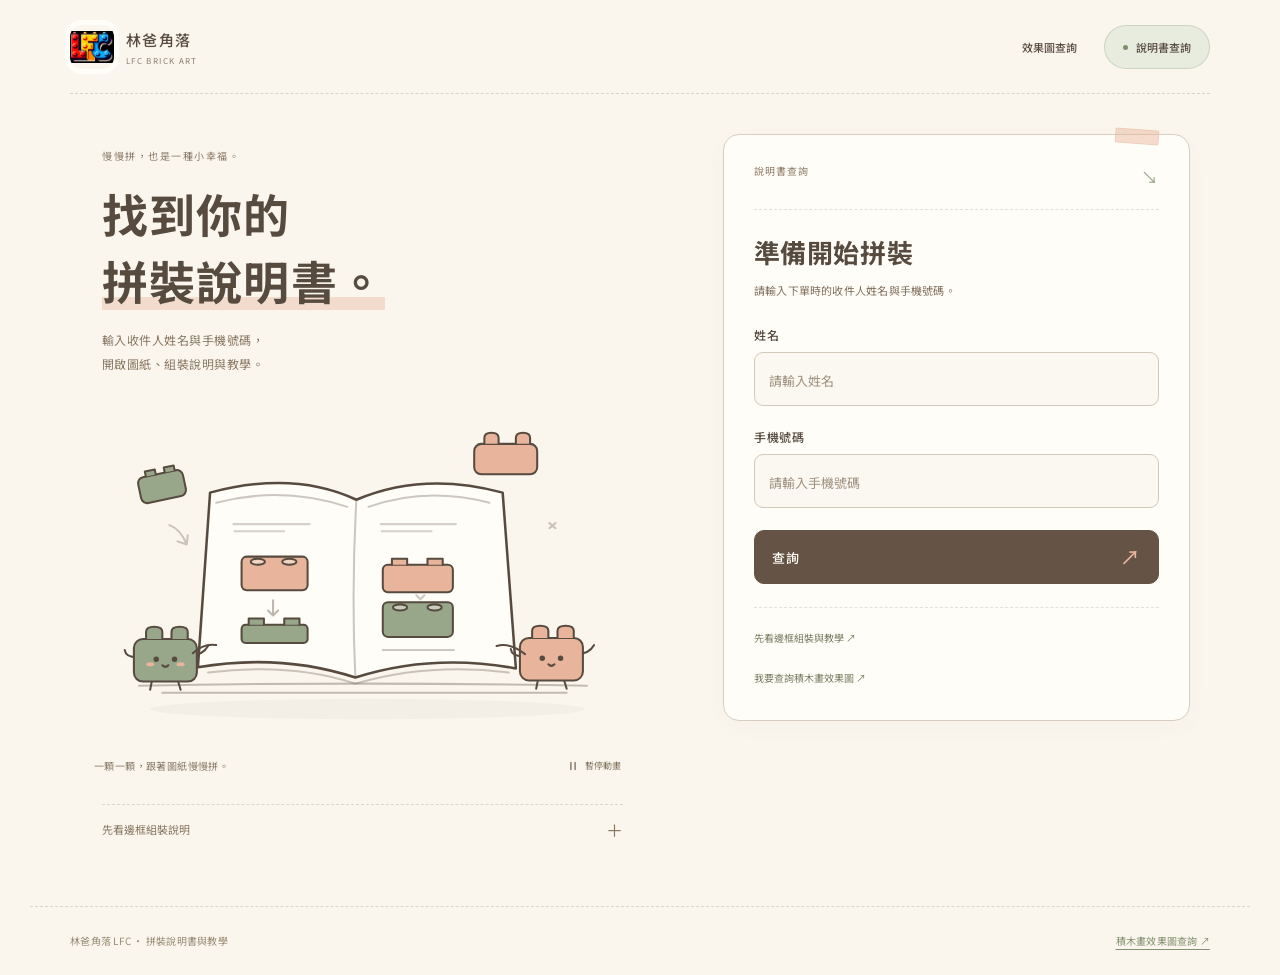
<file: index.html>
<!doctype html>
<html lang="zh-Hant">
<head>
  <meta charset="utf-8"><meta name="viewport" content="width=device-width,initial-scale=1">
  <title>LFC 拼裝說明書｜查詢與閱讀</title>
  <meta name="description" content="輸入收件人姓名與手機號碼，查詢 LFC 積木畫拼裝說明書、邊框組裝說明與教學影片。">
  <link rel="preconnect" href="https://fonts.googleapis.com"><link rel="preconnect" href="https://fonts.gstatic.com" crossorigin>
  <link href="https://fonts.googleapis.com/css2?family=Noto+Sans+TC:wght@400;500;700;900&display=swap" rel="stylesheet">
  <link rel="stylesheet" href="customer-base.css?v=b-manual-1"><link rel="stylesheet" href="customer-manual.css?v=b-manual-1">
  <script defer src="customer-manual.js?v=b-manual-1"></script>
<link rel="stylesheet" href="storybook.css?v=book-1">
<script defer src="storybook.js?v=book-1"></script>
</head>
<body class="storybook-design">
  <a class="skip-link" href="#name">跳至說明書查詢</a>
  <header class="site-header"><a class="brand" href="./" aria-label="LFC 說明書查詢首頁"><img src="preview-logo.png" alt="LFC" width="48" height="48"><span>林爸角落<small>LFC BRICK ART</small></span></a><nav aria-label="客戶服務"><a href="https://ricksgemini0857.github.io/lfc-block-painting-effect/">效果圖查詢</a><a href="./" aria-current="page">說明書查詢</a></nav></header>
  <main id="main-container" class="manual-main max-w-md" data-view="lookup">
    <section id="title-section" class="lookup-story" aria-labelledby="manual-lookup-title"><div class="storybook-copy"><p class="eyebrow">慢慢拼，也是一種小幸福。</p><h1 id="manual-lookup-title"><span class="title-line">找到你的</span><span class="title-line"><span>拼裝說明書。</span></span></h1><p class="story-intro">輸入收件人姓名與手機號碼，<br>開啟圖紙、組裝說明與教學。</p></div><figure class="storybook-illustration"><svg xmlns="http://www.w3.org/2000/svg" viewBox="0 0 560 350" role="img" aria-labelledby="art-manual-title art-manual-desc" focusable="false"><title id="art-manual-title">跟著圖紙拼裝的小工房</title><desc id="art-manual-desc">打開的拼裝說明書上有積木拼合圖；兩個小積木角色拿著零件，提醒照著圖紙一顆顆慢慢拼。原創 SVG 插畫示意。</desc><g fill="none" stroke="#574b40" stroke-width="2" stroke-linecap="round" stroke-linejoin="round">
  <ellipse cx="285" cy="316" rx="214" ry="10" fill="#574b40" opacity=".04" stroke="none"/>
  <path d="M60 293q217-4 441 0M83 300h398" stroke-opacity=".35"/>
  <path d="M274 110q-62-29-144-7l-12 172q81-14 155 10 76-24 158-9l-13-173q-78-21-144 7Z" fill="#fffdf8" stroke-width="2.5"/>
  <path d="M274 110q-5 89-1 175M136 113q65-17 129 4M286 117q57-20 119-4M128 280q82-10 145 11 72-21 151-11" stroke-opacity=".3"/>
  <path d="M153 134h75M154 141h49M298 134h74M299 141h49" stroke-opacity=".25"/>
  <g transform="translate(161 166)"><rect width="65" height="33" rx="5" fill="#e8b49b"/><ellipse cx="16" cy="5" rx="7" ry="3" fill="#faf6ed" fill-opacity=".5"/><ellipse cx="47" cy="5" rx="7" ry="3" fill="#faf6ed" fill-opacity=".5"/></g>
  <path d="M192 209v15m-5-5 5 5 5-5" stroke-opacity=".4"/>
  <g transform="translate(161 233)"><rect width="65" height="18" rx="4" fill="#98a68a"/><path d="M7 0v-6h15v6m20 0v-6h15v6" fill="#98a68a"/></g>
  <g transform="translate(300 211)"><rect width="69" height="34" rx="5" fill="#98a68a"/><ellipse cx="17" cy="5" rx="7" ry="3" fill="#faf6ed" fill-opacity=".5"/><ellipse cx="51" cy="5" rx="7" ry="3" fill="#faf6ed" fill-opacity=".5"/></g>
  <g class="art-fit art-motion"><rect x="300" y="174" width="69" height="27" rx="5" fill="#e8b49b"/><path d="M309 174v-6h15v6m20 0v-6h15v6" fill="#e8b49b"/></g>
  <path d="m333 204 4 4 4-4M300 258h70" stroke-opacity=".3"/>
  <g class="art-float art-motion"><rect x="390" y="55" width="62" height="30" rx="7" fill="#e8b49b"/><path d="M400 55v-6q0-5 7-5t7 5v6m17 0v-6q0-5 7-5t7 5v6" fill="#e8b49b"/></g>
  <g transform="translate(53 234)"><g class="art-bob art-motion"><path d="M5 31q-11 0-12-7M58 29q12 0 17-9M20 53l-2 10M45 53l3 10" fill="none"/><rect x="2" y="13" width="62" height="42" rx="9" fill="#98a68a"/><path d="M14 13V6q0-5 8-5t8 5v7M39 13V6q0-5 8-5t8 5v7" fill="#98a68a"/><g class="art-blink art-motion" style="transform-origin:33px 33px"><circle cx="24" cy="33" r="1.7" fill="#574b40"/><circle cx="42" cy="33" r="1.7" fill="#574b40"/></g><path d="M30 39q3 3 6 0" fill="none"/><ellipse cx="18" cy="38" rx="4" ry="2" fill="#e8b49b" stroke="none"/><ellipse cx="48" cy="38" rx="4" ry="2" fill="#e8b49b" stroke="none"/></g></g>
  <g transform="translate(433 233)"><g class="art-sway art-motion"><path d="M5 31q-11 0-12-7M58 29q12 0 17-9M20 53l-2 10M45 53l3 10" fill="none"/><rect x="2" y="13" width="62" height="42" rx="9" fill="#e8b49b"/><path d="M14 13V6q0-5 8-5t8 5v7M39 13V6q0-5 8-5t8 5v7" fill="#e8b49b"/><g class="art-blink art-motion" style="transform-origin:33px 33px"><circle cx="24" cy="33" r="1.7" fill="#574b40"/><circle cx="42" cy="33" r="1.7" fill="#574b40"/></g><path d="M30 39q3 3 6 0" fill="none"/><ellipse cx="18" cy="38" rx="4" ry="2" fill="#e8b49b" stroke="none"/><ellipse cx="48" cy="38" rx="4" ry="2" fill="#e8b49b" stroke="none"/></g></g>
  <path d="M113 261q11-10 23-8M440 262q-15-12-28-8"/>
  <g transform="translate(58 89) rotate(-12)"><rect width="45" height="26" rx="6" fill="#98a68a"/><path d="M9 0v-5h10v5m9 0v-5h10v5" fill="#98a68a"/></g>
  <path d="M90 135q11 4 17 19m-9-3 9 3 1-9M464 138l6-5m-6 0 6 5" stroke-opacity=".3"/>
</g></svg><figcaption><span>一顆一顆，跟著圖紙慢慢拼。</span><button type="button" class="motion-toggle" aria-pressed="false" aria-label="暫停插圖動畫"><svg viewBox="0 0 20 20" width="14" height="14" aria-hidden="true"><g class="motion-pause"><path d="M7 5v10M13 5v10" fill="none" stroke="currentColor" stroke-width="2" stroke-linecap="round"/></g><path class="motion-play" d="m7 5 8 5-8 5Z" fill="currentColor"/></svg><span>暫停動畫</span></button></figcaption></figure><details class="sample-disclosure"><summary>先看邊框組裝說明 <span aria-hidden="true">＋</span></summary><figure class="guide-preview"><div class="guide-paper"><iframe src="https://drive.google.com/file/d/1Oe4gyfuH852CJW76j0SpsoaL0wOfd0qM/preview" title="邊框組裝說明書預覽" loading="lazy"></iframe></div><figcaption><span>先熟悉邊框，準備開始拼裝。</span><a href="?guide=frame">展開教學文件 ↗</a></figcaption></figure></details></section>
    <form id="login-form" class="lookup-panel" aria-labelledby="manual-form-title"><p class="panel-index">說明書查詢 <span>↘</span></p><h2 id="manual-form-title">準備開始拼裝</h2><p class="form-help">請輸入下單時的收件人姓名與手機號碼。</p><div class="field-group"><label for="name">姓名</label><input type="text" id="name" name="name" autocomplete="name" aria-required="true" placeholder="請輸入姓名"></div><div class="field-group"><label for="phone">手機號碼</label><input type="tel" id="phone" name="phone" autocomplete="tel" inputmode="tel" aria-required="true" placeholder="請輸入手機號碼"></div><button type="button" id="search-btn" class="search-button"><span class="search-label">查詢</span><span aria-hidden="true">↗</span></button><div class="panel-links"><a href="?guide=frame">先看邊框組裝與教學 ↗</a><a href="https://ricksgemini0857.github.io/lfc-block-painting-effect/">我要查詢積木畫效果圖 ↗</a></div></form>
    <div id="manual-reader-heading" class="hidden"><p class="eyebrow">LFC / READING DESK</p><h1 tabindex="-1">拼裝說明書與教學</h1></div>
    <div id="result" role="region" aria-label="查詢結果"></div><p id="manual-status" class="sr-only" role="status" aria-live="polite"></p>
  </main>
  <footer class="site-footer"><span>林爸角落 LFC · 拼裝說明書與教學</span><a href="https://ricksgemini0857.github.io/lfc-block-painting-effect/">積木畫效果圖查詢 ↗</a></footer>
  <script>
        const SCRIPT_URL = 'https://script.google.com/macros/s/AKfycbwk08u6SJJcsNtvIpjHmHpPkwKFiYjq_4FJLAWL6oXFiTDUTA7VjKnH3yicGly2aw3f/exec';

        document.addEventListener('DOMContentLoaded', () => {
            const nameInput = document.getElementById('name');
            const phoneInput = document.getElementById('phone');
            const searchBtn = document.getElementById('search-btn');
            const resultDiv = document.getElementById('result');
            const loginForm = document.getElementById('login-form');
            const titleSection = document.getElementById('title-section');
            const mainContainer = document.getElementById('main-container');

            function getGoogleDriveFileId(url) {
                if (!url) return null;
                let match = url.match(/d\/(.*?)(?:\/view|\?|$)/);
                if (match && match[1]) return match[1];
                match = url.match(/id=([^&]+)/);
                if (match && match[1]) return match[1];
                return null;
            }

            function resetToSearch() {
                mainContainer.classList.remove('max-w-4xl');
                mainContainer.classList.add('max-w-md');
                loginForm.style.display = 'block';
                titleSection.style.display = 'block';
                resultDiv.innerHTML = '';
                nameInput.value = '';
                phoneInput.value = '';
            }

            function setupTabs() {
                const tabButtons = document.querySelectorAll('.tab-button');
                const tabContents = document.querySelectorAll('.tab-content');
                tabButtons.forEach(button => {
                    button.addEventListener('click', () => {
                        const target = button.dataset.target;
                        
                        tabButtons.forEach(btn => btn.classList.remove('active'));
                        button.classList.add('active');
                        
                        tabContents.forEach(content => {
                            if (content.id === target) {
                                content.classList.add('active');
                            } else {
                                content.classList.remove('active');
                            }
                        });
                    });
                });
            }

            searchBtn.addEventListener('click', async () => {
                const name = nameInput.value.trim();
                const phone = phoneInput.value.trim();

                if (!name || !phone) {
                    resultDiv.innerHTML = `<p class="text-red-400 font-semibold">請務必填寫姓名和手機號碼！</p>`;
                    return;
                }
                
                resultDiv.innerHTML = `
                    <div class="flex justify-center items-center flex-col gap-4">
                        <div class="loader"></div>
                        <p class="text-gray-300">驗證身份中...</p>
                    </div>`;
                
                const requestUrl = `${SCRIPT_URL}?name=${encodeURIComponent(name)}&phone=${encodeURIComponent(phone)}`;

                try {
                    const response = await fetch(requestUrl);
                    const data = await response.json();

                    if (data.status === 'success') {
                        const fileId1 = getGoogleDriveFileId(data.fileUrl);
                        const fileId2 = '1Oe4gyfuH852CJW76j0SpsoaL0wOfd0qM'; // 邊框組裝說明書
                        const fileId3 = '1v4AbpqD2z0hKKrJt3ePJyO5EMgdHh4Dm'; // 教學影片

                        if (fileId1) {
                            const embedUrl1 = `https://drive.google.com/file/d/${fileId1}/preview`;
                            const downloadUrl1 = `https://drive.google.com/uc?export=download&id=${fileId1}`;
                            const embedUrl2 = `https://drive.google.com/file/d/${fileId2}/preview`;
                            const downloadUrl2 = `https://drive.google.com/uc?export=download&id=${fileId2}`;
                            
                            loginForm.style.display = 'none';
                            titleSection.style.display = 'none';
                            mainContainer.classList.remove('max-w-md');
                            mainContainer.classList.add('max-w-4xl');
                            
                            resultDiv.innerHTML = `
                                <!-- 醒目提示文字 -->
                                <div class="warning-box text-left">
                                    <svg xmlns="http://www.w3.org/2000/svg" width="24" height="24" fill="currentColor" class="flex-shrink-0 text-yellow-300" viewBox="0 0 16 16">
                                      <path d="M8.982 1.566a1.13 1.13 0 0 0-1.96 0L.165 13.233c-.457.778.091 1.767.98 1.767h13.713c.889 0 1.438-.99.98-1.767L8.982 1.566zM8 5c.535 0 .954.462.9.995l-.35 3.507a.552.552 0 0 1-1.1 0L7.1 5.995A.905.905 0 0 1 8 5zm.002 6a1 1 0 1 1 0 2 1 1 0 0 1 0-2z"/>
                                    </svg>
                                    <div>
                                        <p class="font-bold text-white">請盡快下載積木畫說明書</p>
                                        <p class="text-sm text-gray-300">（雲端保存半年）</p>
                                    </div>
                                </div>

                                <!-- 頁簽按鈕 -->
                                <div class="flex border-b border-cyan-500/20 mb-4">
                                    <button class="tab-button active flex-1 py-2 px-4 text-sm font-bold" data-target="tab1">積木畫說明書</button>
                                    <button class="tab-button flex-1 py-2 px-4 text-sm font-bold" data-target="tab2">邊框組裝說明書</button>
                                    <button class="tab-button flex-1 py-2 px-4 text-sm font-bold" data-target="tab3">教學影片</button>
                                </div>

                                <!-- 頁簽內容 -->
                                <div id="tab1" class="tab-content active">
                                    <iframe class="preview-iframe" src="${embedUrl1}"></iframe>
                                    <div class="mt-6 flex justify-center items-center">
                                        <a href="${downloadUrl1}" target="_blank" class="tech-button w-full sm:w-auto font-bold py-2 px-6 rounded-lg text-center">下載此說明書</a>
                                    </div>
                                </div>
                                <div id="tab2" class="tab-content">
                                    <iframe class="preview-iframe" src="${embedUrl2}"></iframe>
                                     <div class="mt-6 flex justify-center items-center">
                                        <a href="${downloadUrl2}" target="_blank" class="tech-button w-full sm:w-auto font-bold py-2 px-6 rounded-lg text-center">下載此說明書</a>
                                    </div>
                                </div>
                                <div id="tab3" class="tab-content">
                                    <div id="video-placeholder" class="preview-iframe relative grid place-items-center bg-black/30 cursor-pointer group rounded-lg overflow-hidden">
                                        <div class="text-center p-4">
                                            <svg xmlns="http://www.w3.org/2000/svg" width="80" height="80" fill="currentColor" class="bi bi-play-circle-fill text-white/70 group-hover:text-white/90 group-hover:scale-110 transition-all duration-300 mx-auto" viewBox="0 0 16 16">
                                              <path d="M16 8A8 8 0 1 1 0 8a8 8 0 0 1 16 0M6.79 5.093A.5.5 0 0 0 6 5.5v5a.5.5 0 0 0 .79.407l3.5-2.5a.5.5 0 0 0 0-.814l-3.5-2.5z"/>
                                            </svg>
                                            <p class="mt-4 text-lg font-semibold">點擊播放教學影片</p>
                                            <p class="text-sm text-gray-400">(將在新分頁中開啟)</p>
                                        </div>
                                    </div>
                                </div>

                                <div class="mt-8 text-center">
                                    <button id="back-to-search-btn" class="secondary-button font-bold py-2 px-6 rounded-lg transition">返回查詢</button>
                                </div>
                            `;
                            setupTabs();

                            document.getElementById('video-placeholder').addEventListener('click', () => {
                                window.open(`https://drive.google.com/file/d/${fileId3}/view?usp=sharing`, '_blank');
                            });

                            document.getElementById('back-to-search-btn').addEventListener('click', resetToSearch);

                        } else {
                            resultDiv.innerHTML = `<p class="text-red-400 font-semibold">找不到對應的檔案連結。</p>`;
                        }
                    } else {
                        resultDiv.innerHTML = `<p class="text-orange-400 font-semibold">${data.message || '查詢失敗，請檢查姓名和手機號碼是否正確。'}</p>`;
                    }
                } catch (error) {
                    console.error('查詢失敗:', error);
                    resultDiv.innerHTML = `<p class="text-red-400 font-semibold">查詢失敗，請檢查網路連線。</p>`;
                }
            });
        });
    </script>
</body>
</html>
</file>
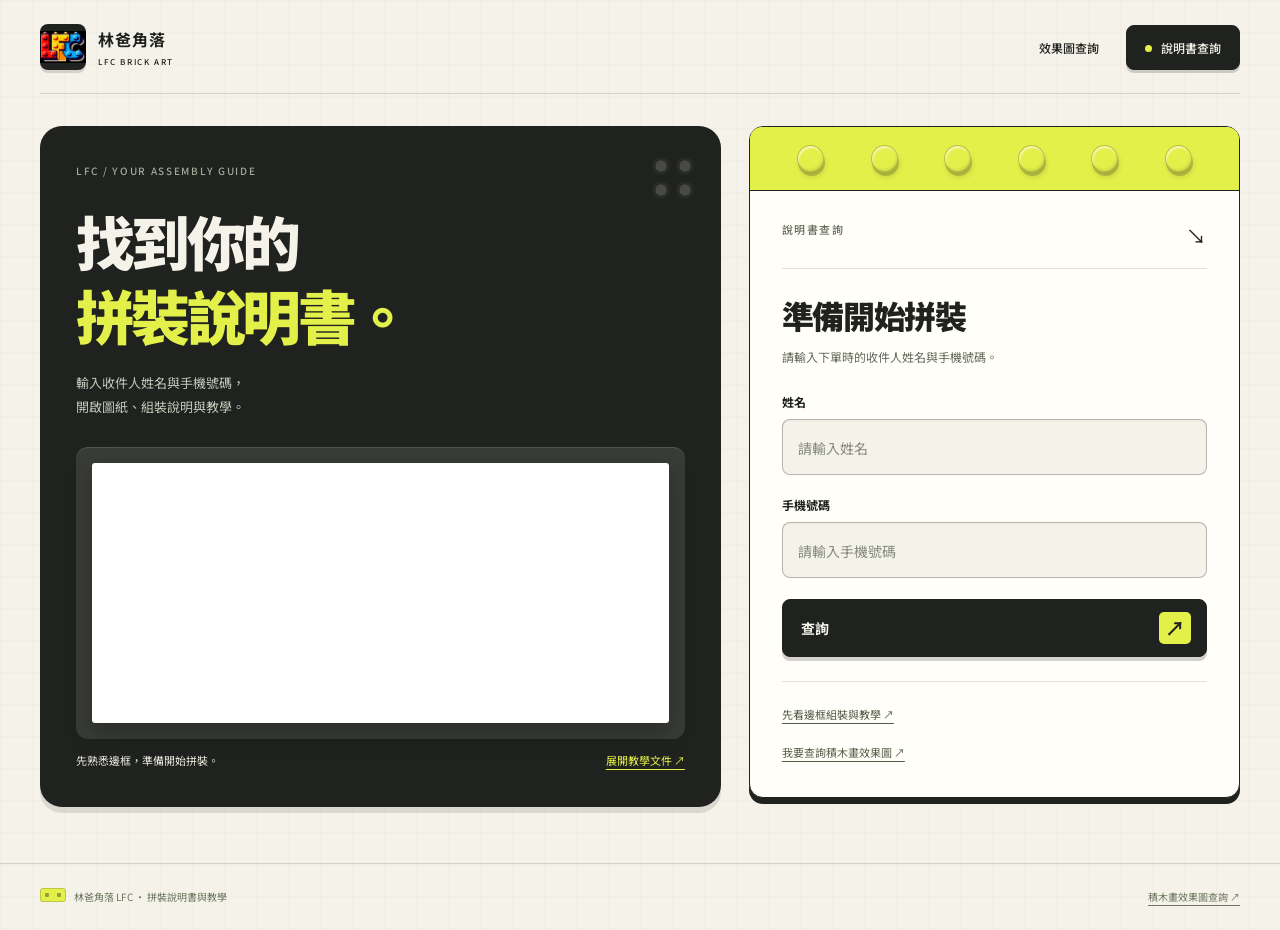
<file: brick-preview.html>
<!doctype html>
<html lang="zh-Hant">
<head>
  <meta charset="utf-8"><meta name="viewport" content="width=device-width,initial-scale=1">
  <title>LFC 拼裝說明書｜查詢與閱讀</title>
  <meta name="description" content="輸入收件人姓名與手機號碼，查詢 LFC 積木畫拼裝說明書、邊框組裝說明與教學影片。">
  <link rel="preconnect" href="https://fonts.googleapis.com"><link rel="preconnect" href="https://fonts.gstatic.com" crossorigin>
  <link href="https://fonts.googleapis.com/css2?family=Noto+Sans+TC:wght@400;500;700;900&display=swap" rel="stylesheet">
  <link rel="stylesheet" href="customer-base.css?v=b-manual-1"><link rel="stylesheet" href="customer-manual.css?v=b-manual-1">
  <script defer src="customer-manual.js?v=b-manual-1"></script>
<link rel="stylesheet" href="brick-theme.css?v=brick-1">
</head>
<body class="brick-design">
  <a class="skip-link" href="#name">跳至說明書查詢</a>
  <header class="site-header"><a class="brand" href="brick-preview.html" aria-label="LFC 說明書查詢首頁"><img src="preview-logo.png" alt="LFC" width="48" height="48"><span>林爸角落<small>LFC BRICK ART</small></span></a><nav aria-label="客戶服務"><a href="https://ricksgemini0857.github.io/lfc-block-painting-effect/brick-preview.html">效果圖查詢</a><a href="brick-preview.html" aria-current="page">說明書查詢</a></nav></header>
  <main id="main-container" class="manual-main max-w-md" data-view="lookup">
    <section id="title-section" class="lookup-story" aria-labelledby="manual-lookup-title"><p class="eyebrow">LFC / YOUR ASSEMBLY GUIDE</p><h1 id="manual-lookup-title"><span class="title-line">找到你的</span><span class="title-line"><span>拼裝說明書。</span></span></h1><p class="story-intro">輸入收件人姓名與手機號碼，<br>開啟圖紙、組裝說明與教學。</p><figure class="guide-preview"><div class="guide-paper"><iframe src="https://drive.google.com/file/d/1Oe4gyfuH852CJW76j0SpsoaL0wOfd0qM/preview" title="邊框組裝說明書預覽" loading="lazy"></iframe></div><figcaption><span>先熟悉邊框，準備開始拼裝。</span><a href="?guide=frame">展開教學文件 ↗</a></figcaption></figure></section>
    <form id="login-form" class="lookup-panel" aria-labelledby="manual-form-title"><div class="stud-rail" aria-hidden="true"><span></span><span></span><span></span><span></span><span></span><span></span></div><p class="panel-index">說明書查詢 <span>↘</span></p><h2 id="manual-form-title">準備開始拼裝</h2><p class="form-help">請輸入下單時的收件人姓名與手機號碼。</p><div class="field-group"><label for="name">姓名</label><input type="text" id="name" name="name" autocomplete="name" aria-required="true" placeholder="請輸入姓名"></div><div class="field-group"><label for="phone">手機號碼</label><input type="tel" id="phone" name="phone" autocomplete="tel" inputmode="tel" aria-required="true" placeholder="請輸入手機號碼"></div><button type="button" id="search-btn" class="search-button"><span class="search-label">查詢</span><span aria-hidden="true">↗</span></button><div class="panel-links"><a href="?guide=frame">先看邊框組裝與教學 ↗</a><a href="https://ricksgemini0857.github.io/lfc-block-painting-effect/brick-preview.html">我要查詢積木畫效果圖 ↗</a></div></form>
    <div id="manual-reader-heading" class="hidden"><p class="eyebrow">LFC / READING DESK</p><h1 tabindex="-1">拼裝說明書與教學</h1></div>
    <div id="result" role="region" aria-label="查詢結果"></div><p id="manual-status" class="sr-only" role="status" aria-live="polite"></p>
  </main>
  <footer class="site-footer"><span>林爸角落 LFC · 拼裝說明書與教學</span><a href="https://ricksgemini0857.github.io/lfc-block-painting-effect/brick-preview.html">積木畫效果圖查詢 ↗</a></footer>
  <script>
        const SCRIPT_URL = 'https://script.google.com/macros/s/AKfycbwk08u6SJJcsNtvIpjHmHpPkwKFiYjq_4FJLAWL6oXFiTDUTA7VjKnH3yicGly2aw3f/exec';

        document.addEventListener('DOMContentLoaded', () => {
            const nameInput = document.getElementById('name');
            const phoneInput = document.getElementById('phone');
            const searchBtn = document.getElementById('search-btn');
            const resultDiv = document.getElementById('result');
            const loginForm = document.getElementById('login-form');
            const titleSection = document.getElementById('title-section');
            const mainContainer = document.getElementById('main-container');

            function getGoogleDriveFileId(url) {
                if (!url) return null;
                let match = url.match(/d\/(.*?)(?:\/view|\?|$)/);
                if (match && match[1]) return match[1];
                match = url.match(/id=([^&]+)/);
                if (match && match[1]) return match[1];
                return null;
            }

            function resetToSearch() {
                mainContainer.classList.remove('max-w-4xl');
                mainContainer.classList.add('max-w-md');
                loginForm.style.display = 'block';
                titleSection.style.display = 'block';
                resultDiv.innerHTML = '';
                nameInput.value = '';
                phoneInput.value = '';
            }

            function setupTabs() {
                const tabButtons = document.querySelectorAll('.tab-button');
                const tabContents = document.querySelectorAll('.tab-content');
                tabButtons.forEach(button => {
                    button.addEventListener('click', () => {
                        const target = button.dataset.target;
                        
                        tabButtons.forEach(btn => btn.classList.remove('active'));
                        button.classList.add('active');
                        
                        tabContents.forEach(content => {
                            if (content.id === target) {
                                content.classList.add('active');
                            } else {
                                content.classList.remove('active');
                            }
                        });
                    });
                });
            }

            searchBtn.addEventListener('click', async () => {
                const name = nameInput.value.trim();
                const phone = phoneInput.value.trim();

                if (!name || !phone) {
                    resultDiv.innerHTML = `<p class="text-red-400 font-semibold">請務必填寫姓名和手機號碼！</p>`;
                    return;
                }
                
                resultDiv.innerHTML = `
                    <div class="flex justify-center items-center flex-col gap-4">
                        <div class="loader"></div>
                        <p class="text-gray-300">驗證身份中...</p>
                    </div>`;
                
                const requestUrl = `${SCRIPT_URL}?name=${encodeURIComponent(name)}&phone=${encodeURIComponent(phone)}`;

                try {
                    const response = await fetch(requestUrl);
                    const data = await response.json();

                    if (data.status === 'success') {
                        const fileId1 = getGoogleDriveFileId(data.fileUrl);
                        const fileId2 = '1Oe4gyfuH852CJW76j0SpsoaL0wOfd0qM'; // 邊框組裝說明書
                        const fileId3 = '1v4AbpqD2z0hKKrJt3ePJyO5EMgdHh4Dm'; // 教學影片

                        if (fileId1) {
                            const embedUrl1 = `https://drive.google.com/file/d/${fileId1}/preview`;
                            const downloadUrl1 = `https://drive.google.com/uc?export=download&id=${fileId1}`;
                            const embedUrl2 = `https://drive.google.com/file/d/${fileId2}/preview`;
                            const downloadUrl2 = `https://drive.google.com/uc?export=download&id=${fileId2}`;
                            
                            loginForm.style.display = 'none';
                            titleSection.style.display = 'none';
                            mainContainer.classList.remove('max-w-md');
                            mainContainer.classList.add('max-w-4xl');
                            
                            resultDiv.innerHTML = `
                                <!-- 醒目提示文字 -->
                                <div class="warning-box text-left">
                                    <svg xmlns="http://www.w3.org/2000/svg" width="24" height="24" fill="currentColor" class="flex-shrink-0 text-yellow-300" viewBox="0 0 16 16">
                                      <path d="M8.982 1.566a1.13 1.13 0 0 0-1.96 0L.165 13.233c-.457.778.091 1.767.98 1.767h13.713c.889 0 1.438-.99.98-1.767L8.982 1.566zM8 5c.535 0 .954.462.9.995l-.35 3.507a.552.552 0 0 1-1.1 0L7.1 5.995A.905.905 0 0 1 8 5zm.002 6a1 1 0 1 1 0 2 1 1 0 0 1 0-2z"/>
                                    </svg>
                                    <div>
                                        <p class="font-bold text-white">請盡快下載積木畫說明書</p>
                                        <p class="text-sm text-gray-300">（雲端保存半年）</p>
                                    </div>
                                </div>

                                <!-- 頁簽按鈕 -->
                                <div class="flex border-b border-cyan-500/20 mb-4">
                                    <button class="tab-button active flex-1 py-2 px-4 text-sm font-bold" data-target="tab1">積木畫說明書</button>
                                    <button class="tab-button flex-1 py-2 px-4 text-sm font-bold" data-target="tab2">邊框組裝說明書</button>
                                    <button class="tab-button flex-1 py-2 px-4 text-sm font-bold" data-target="tab3">教學影片</button>
                                </div>

                                <!-- 頁簽內容 -->
                                <div id="tab1" class="tab-content active">
                                    <iframe class="preview-iframe" src="${embedUrl1}"></iframe>
                                    <div class="mt-6 flex justify-center items-center">
                                        <a href="${downloadUrl1}" target="_blank" class="tech-button w-full sm:w-auto font-bold py-2 px-6 rounded-lg text-center">下載此說明書</a>
                                    </div>
                                </div>
                                <div id="tab2" class="tab-content">
                                    <iframe class="preview-iframe" src="${embedUrl2}"></iframe>
                                     <div class="mt-6 flex justify-center items-center">
                                        <a href="${downloadUrl2}" target="_blank" class="tech-button w-full sm:w-auto font-bold py-2 px-6 rounded-lg text-center">下載此說明書</a>
                                    </div>
                                </div>
                                <div id="tab3" class="tab-content">
                                    <div id="video-placeholder" class="preview-iframe relative grid place-items-center bg-black/30 cursor-pointer group rounded-lg overflow-hidden">
                                        <div class="text-center p-4">
                                            <svg xmlns="http://www.w3.org/2000/svg" width="80" height="80" fill="currentColor" class="bi bi-play-circle-fill text-white/70 group-hover:text-white/90 group-hover:scale-110 transition-all duration-300 mx-auto" viewBox="0 0 16 16">
                                              <path d="M16 8A8 8 0 1 1 0 8a8 8 0 0 1 16 0M6.79 5.093A.5.5 0 0 0 6 5.5v5a.5.5 0 0 0 .79.407l3.5-2.5a.5.5 0 0 0 0-.814l-3.5-2.5z"/>
                                            </svg>
                                            <p class="mt-4 text-lg font-semibold">點擊播放教學影片</p>
                                            <p class="text-sm text-gray-400">(將在新分頁中開啟)</p>
                                        </div>
                                    </div>
                                </div>

                                <div class="mt-8 text-center">
                                    <button id="back-to-search-btn" class="secondary-button font-bold py-2 px-6 rounded-lg transition">返回查詢</button>
                                </div>
                            `;
                            setupTabs();

                            document.getElementById('video-placeholder').addEventListener('click', () => {
                                window.open(`https://drive.google.com/file/d/${fileId3}/view?usp=sharing`, '_blank');
                            });

                            document.getElementById('back-to-search-btn').addEventListener('click', resetToSearch);

                        } else {
                            resultDiv.innerHTML = `<p class="text-red-400 font-semibold">找不到對應的檔案連結。</p>`;
                        }
                    } else {
                        resultDiv.innerHTML = `<p class="text-orange-400 font-semibold">${data.message || '查詢失敗，請檢查姓名和手機號碼是否正確。'}</p>`;
                    }
                } catch (error) {
                    console.error('查詢失敗:', error);
                    resultDiv.innerHTML = `<p class="text-red-400 font-semibold">查詢失敗，請檢查網路連線。</p>`;
                }
            });
        });
    </script>
</body>
</html>
</file>
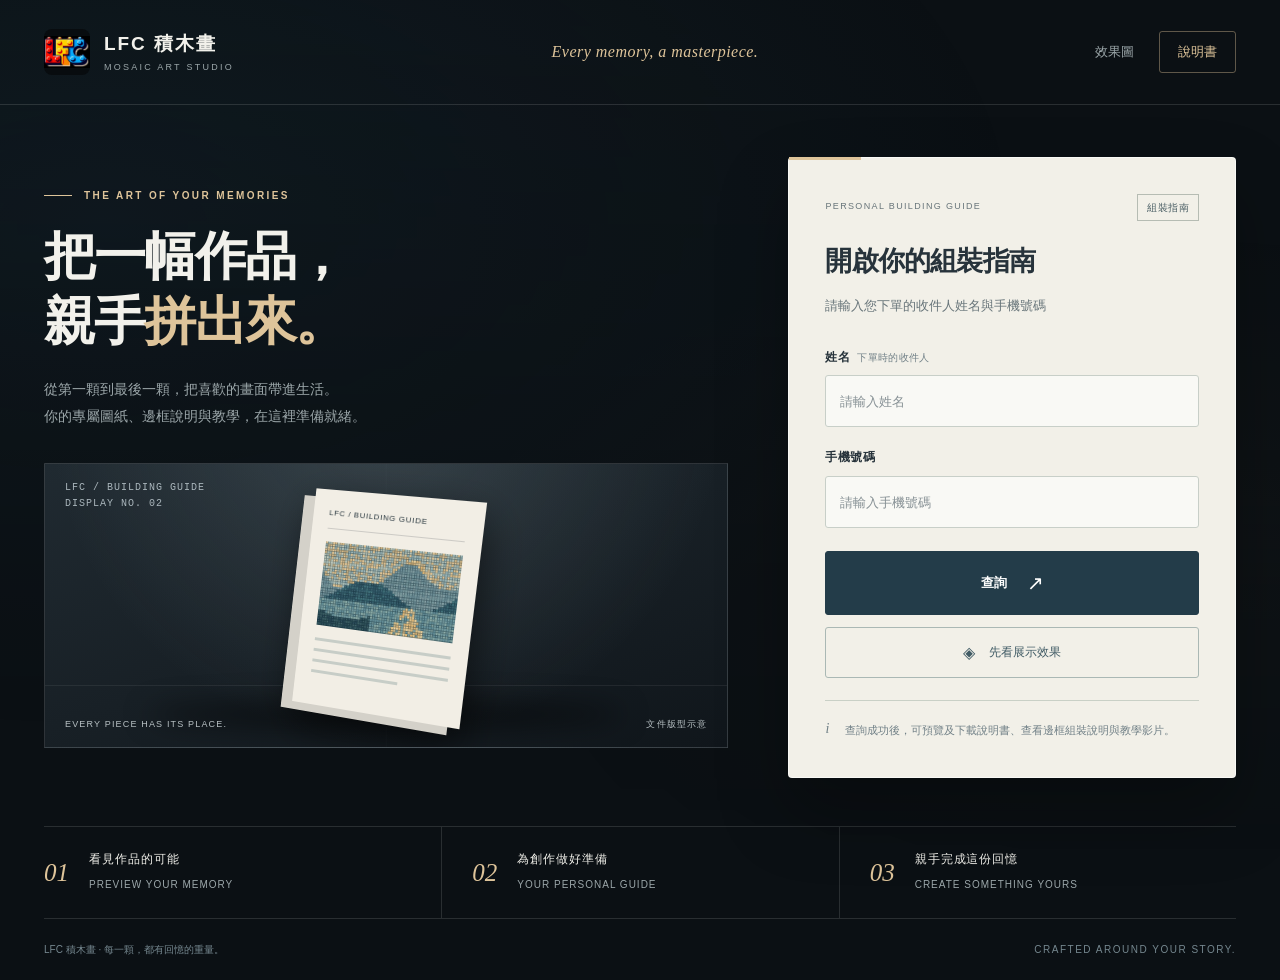
<file: preview.html>
<!DOCTYPE html>
<html lang="zh-Hant">
<head>
<meta charset="UTF-8">
<meta name="viewport" content="width=device-width,initial-scale=1">
<meta name="theme-color" content="#0b1014">
<meta name="description" content="LFC 積木畫專屬組裝指南，查看與下載說明書、邊框組裝說明與教學影片。">
<title>LFC積木畫說明書查詢下載系統</title>
<link rel="icon" href="preview-logo.png" type="image/png">
<link rel="stylesheet" href="studio-v2.css?v=20261023">
<script src="studio-v2.js?v=20261023" defer></script>
</head>
<body data-scene="dark">
<a class="skip-link" href="#main-container">跳至查詢內容</a>
<header class="site-header"><a class="brand" href="../lfc-manual-query-system/preview.html" aria-label="LFC 積木畫首頁"><img src="preview-logo.png" alt="LFC Logo" width="46" height="46"><div><span class="brand-name">LFC 積木畫</span><span class="brand-caption">MOSAIC ART STUDIO</span></div></a><span class="header-signature">Every memory, a masterpiece.</span><nav class="site-nav" aria-label="客戶服務"><a href="../lfc-block-painting-effect/preview.html">效果圖</a><a href="../lfc-manual-query-system/preview.html" aria-current="page">說明書</a></nav></header>
<div class="service-layout"><section class="welcome-panel" aria-labelledby="welcome-heading"><p class="eyebrow">THE ART OF YOUR MEMORIES</p><h1 id="welcome-heading">把一幅作品，<br>親手<span>拼出來。</span></h1><p class="welcome-description">從第一顆到最後一顆，把喜歡的畫面帶進生活。<br>你的專屬圖紙、邊框說明與教學，在這裡準備就緒。</p><figure class="hero-stage"><span class="stage-serial">LFC / BUILDING GUIDE<br>DISPLAY NO. 02</span><div class="document-sample" aria-hidden="true"><p>LFC / BUILDING GUIDE</p><img src="studio-art.svg" alt="" width="672" height="432"><span></span><span></span><span></span><span></span></div><figcaption><span>EVERY PIECE HAS ITS PLACE.</span><span>文件版型示意</span></figcaption></figure></section><main id="main-container" class="service-panel max-w-md"><div id="title-section"><div class="service-kicker"><span>PERSONAL BUILDING GUIDE</span><span class="step-count">組裝指南</span></div><h2 class="panel-heading">開啟你的組裝指南</h2><p class="panel-description">請輸入您下單的收件人姓名與手機號碼</p></div><div class="form-fields" id="login-form"><div><label for="name">姓名<span class="field-hint">下單時的收件人</span></label><input class="tech-input" type="text" id="name" name="name" placeholder="請輸入姓名" autocomplete="name"></div><div><label for="phone">手機號碼</label><input class="tech-input" type="tel" id="phone" name="phone" inputmode="tel" placeholder="請輸入手機號碼" autocomplete="tel"></div><button class="tech-button" id="search-btn" type="button"><span>查詢</span><span class="arrow" aria-hidden="true">↗</span></button></div><div id="login-note"><button type="button" id="demo-btn" class="demo-button"><span aria-hidden="true">◈</span>先看展示效果</button><p class="form-note"><span class="note-mark" aria-hidden="true">i</span><span>查詢成功後，可預覽及下載說明書、查看邊框組裝說明與教學影片。</span></p></div><div class="result-tools"><p class="eyebrow">THE CREATOR'S DESK</p><h2>你的作品組裝中心</h2><div class="display-toolbar"><span>DISPLAY ATMOSPHERE / 展示背景</span><div class="scene-switch" role="group" aria-label="展示背景"><button type="button" data-scene="dark" aria-pressed="true">暗場藝廊</button><button type="button" data-scene="light" aria-pressed="false">柔光展牆</button></div></div></div><div id="result" class="result-feedback" role="status" aria-live="polite"></div></main></div>
<section class="journey" aria-label="積木畫創作流程"><div class="journey-item"><span class="journey-number">01</span><div><p>看見作品的可能</p><small>PREVIEW YOUR MEMORY</small></div></div><div class="journey-item"><span class="journey-number">02</span><div><p>為創作做好準備</p><small>YOUR PERSONAL GUIDE</small></div></div><div class="journey-item"><span class="journey-number">03</span><div><p>親手完成這份回憶</p><small>CREATE SOMETHING YOURS</small></div></div></section>
<footer class="site-footer"><span>LFC 積木畫 · 每一顆，都有回憶的重量。</span><span>CRAFTED AROUND YOUR STORY.</span></footer>
<script>
        const SCRIPT_URL = 'https://script.google.com/macros/s/AKfycbwk08u6SJJcsNtvIpjHmHpPkwKFiYjq_4FJLAWL6oXFiTDUTA7VjKnH3yicGly2aw3f/exec';

        document.addEventListener('DOMContentLoaded', () => {
            const nameInput = document.getElementById('name');
            const phoneInput = document.getElementById('phone');
            const searchBtn = document.getElementById('search-btn');
            const resultDiv = document.getElementById('result');
            const loginForm = document.getElementById('login-form');
            const titleSection = document.getElementById('title-section');
            const mainContainer = document.getElementById('main-container');

            function getGoogleDriveFileId(url) {
                if (!url) return null;
                let match = url.match(/d\/(.*?)(?:\/view|\?|$)/);
                if (match && match[1]) return match[1];
                match = url.match(/id=([^&]+)/);
                if (match && match[1]) return match[1];
                return null;
            }

            function resetToSearch() {
                mainContainer.classList.remove('max-w-4xl');
                mainContainer.classList.add('max-w-md');
                loginForm.style.display = 'block';
                titleSection.style.display = 'block';
                resultDiv.innerHTML = '';
                nameInput.value = '';
                phoneInput.value = '';
            }

            function setupTabs() {
                const tabButtons = document.querySelectorAll('.tab-button');
                const tabContents = document.querySelectorAll('.tab-content');
                tabButtons.forEach(button => {
                    button.addEventListener('click', () => {
                        const target = button.dataset.target;
                        
                        tabButtons.forEach(btn => btn.classList.remove('active'));
                        button.classList.add('active');
                        
                        tabContents.forEach(content => {
                            if (content.id === target) {
                                content.classList.add('active');
                            } else {
                                content.classList.remove('active');
                            }
                        });
                    });
                });
            }

            searchBtn.addEventListener('click', async () => {
                const name = nameInput.value.trim();
                const phone = phoneInput.value.trim();

                if (!name || !phone) {
                    resultDiv.innerHTML = `<p class="text-red-400 font-semibold">請務必填寫姓名和手機號碼！</p>`;
                    return;
                }
                
                resultDiv.innerHTML = `
                    <div class="flex justify-center items-center flex-col gap-4">
                        <div class="loader"></div>
                        <p class="text-gray-300">驗證身份中...</p>
                    </div>`;
                
                const requestUrl = `${SCRIPT_URL}?name=${encodeURIComponent(name)}&phone=${encodeURIComponent(phone)}`;

                try {
                    const response = await fetch(requestUrl);
                    const data = await response.json();

                    if (data.status === 'success') {
                        const fileId1 = getGoogleDriveFileId(data.fileUrl);
                        const fileId2 = '1Oe4gyfuH852CJW76j0SpsoaL0wOfd0qM'; // 邊框組裝說明書
                        const fileId3 = '1v4AbpqD2z0hKKrJt3ePJyO5EMgdHh4Dm'; // 教學影片

                        if (fileId1) {
                            const embedUrl1 = `https://drive.google.com/file/d/${fileId1}/preview`;
                            const downloadUrl1 = `https://drive.google.com/uc?export=download&id=${fileId1}`;
                            const embedUrl2 = `https://drive.google.com/file/d/${fileId2}/preview`;
                            const downloadUrl2 = `https://drive.google.com/uc?export=download&id=${fileId2}`;
                            
                            loginForm.style.display = 'none';
                            titleSection.style.display = 'none';
                            mainContainer.classList.remove('max-w-md');
                            mainContainer.classList.add('max-w-4xl');
                            
                            resultDiv.innerHTML = `
                                <!-- 醒目提示文字 -->
                                <div class="warning-box text-left">
                                    <svg xmlns="http://www.w3.org/2000/svg" width="24" height="24" fill="currentColor" class="flex-shrink-0 text-yellow-300" viewBox="0 0 16 16">
                                      <path d="M8.982 1.566a1.13 1.13 0 0 0-1.96 0L.165 13.233c-.457.778.091 1.767.98 1.767h13.713c.889 0 1.438-.99.98-1.767L8.982 1.566zM8 5c.535 0 .954.462.9.995l-.35 3.507a.552.552 0 0 1-1.1 0L7.1 5.995A.905.905 0 0 1 8 5zm.002 6a1 1 0 1 1 0 2 1 1 0 0 1 0-2z"/>
                                    </svg>
                                    <div>
                                        <p class="font-bold text-white">請盡快下載積木畫說明書</p>
                                        <p class="text-sm text-gray-300">（雲端保存半年）</p>
                                    </div>
                                </div>

                                <!-- 頁簽按鈕 -->
                                <div class="flex border-b border-cyan-500/20 mb-4">
                                    <button class="tab-button active flex-1 py-2 px-4 text-sm font-bold" data-target="tab1">積木畫說明書</button>
                                    <button class="tab-button flex-1 py-2 px-4 text-sm font-bold" data-target="tab2">邊框組裝說明書</button>
                                    <button class="tab-button flex-1 py-2 px-4 text-sm font-bold" data-target="tab3">教學影片</button>
                                </div>

                                <!-- 頁簽內容 -->
                                <div id="tab1" class="tab-content active">
                                    <iframe class="preview-iframe" src="${embedUrl1}"></iframe>
                                    <div class="mt-6 flex justify-center items-center">
                                        <a href="${downloadUrl1}" target="_blank" class="tech-button w-full sm:w-auto font-bold py-2 px-6 rounded-lg text-center">下載此說明書</a>
                                    </div>
                                </div>
                                <div id="tab2" class="tab-content">
                                    <iframe class="preview-iframe" src="${embedUrl2}"></iframe>
                                     <div class="mt-6 flex justify-center items-center">
                                        <a href="${downloadUrl2}" target="_blank" class="tech-button w-full sm:w-auto font-bold py-2 px-6 rounded-lg text-center">下載此說明書</a>
                                    </div>
                                </div>
                                <div id="tab3" class="tab-content">
                                    <div id="video-placeholder" class="preview-iframe relative grid place-items-center bg-black/30 cursor-pointer group rounded-lg overflow-hidden">
                                        <div class="text-center p-4">
                                            <svg xmlns="http://www.w3.org/2000/svg" width="80" height="80" fill="currentColor" class="bi bi-play-circle-fill text-white/70 group-hover:text-white/90 group-hover:scale-110 transition-all duration-300 mx-auto" viewBox="0 0 16 16">
                                              <path d="M16 8A8 8 0 1 1 0 8a8 8 0 0 1 16 0M6.79 5.093A.5.5 0 0 0 6 5.5v5a.5.5 0 0 0 .79.407l3.5-2.5a.5.5 0 0 0 0-.814l-3.5-2.5z"/>
                                            </svg>
                                            <p class="mt-4 text-lg font-semibold">點擊播放教學影片</p>
                                            <p class="text-sm text-gray-400">(將在新分頁中開啟)</p>
                                        </div>
                                    </div>
                                </div>

                                <div class="mt-8 text-center">
                                    <button id="back-to-search-btn" class="secondary-button font-bold py-2 px-6 rounded-lg transition">返回查詢</button>
                                </div>
                            `;
                            setupTabs();

                            document.getElementById('video-placeholder').addEventListener('click', () => {
                                window.open(`https://drive.google.com/file/d/${fileId3}/view?usp=sharing`, '_blank');
                            });

                            document.getElementById('back-to-search-btn').addEventListener('click', resetToSearch);

                        } else {
                            resultDiv.innerHTML = `<p class="text-red-400 font-semibold">找不到對應的檔案連結。</p>`;
                        }
                    } else {
                        resultDiv.innerHTML = `<p class="text-orange-400 font-semibold">${data.message || '查詢失敗，請檢查姓名和手機號碼是否正確。'}</p>`;
                    }
                } catch (error) {
                    console.error('查詢失敗:', error);
                    resultDiv.innerHTML = `<p class="text-red-400 font-semibold">查詢失敗，請檢查網路連線。</p>`;
                }
            });
        });
    </script>
</body>
</html>
</file>
<file: customer-base.css>
*{box-sizing:border-box}body{margin:0;background:#171918;color:#f3f1e7;font-family:"Noto Sans TC","Microsoft JhengHei",sans-serif;font-size:14px;-webkit-font-smoothing:antialiased}a{color:inherit;text-decoration:none}button,input{font:inherit}button{cursor:pointer;min-height:44px}button,a,input{transition:background .16s,opacity .16s,border-color .16s}button:focus-visible,a:focus-visible,input:focus-visible{outline:3px solid #a7b51b;outline-offset:5px}a:hover,button:hover{opacity:.85}button:disabled{cursor:wait;opacity:.6}h1,h2,p,figure{margin:0}img{display:block;max-width:100%;height:auto}.hidden{display:none!important}.skip-link{position:absolute;left:20px;top:-100px;padding:12px;background:#e3f04a;color:#171918;z-index:5}.skip-link:focus{top:12px}.site-header{max-width:1440px;margin:auto;padding:24px 5.5%;border-bottom:1px solid #42473a;display:flex;align-items:center;justify-content:space-between;gap:24px}.brand{display:flex;align-items:center;gap:12px;font-weight:700;letter-spacing:.1em}.brand img{width:48px;height:48px;object-fit:contain;border:1px solid #3c4234;border-radius:4px}.brand small{display:block;font-size:9px;font-weight:400;letter-spacing:.16em;margin-top:5px}.site-header nav{display:flex;gap:32px;font-size:12px}.site-header nav a{padding:13px 0}.site-header [aria-current]{color:#e3f04a;border-bottom:2px solid #e3f04a}main{width:89%;max-width:1240px;margin:50px auto 60px;min-height:calc(100dvh - 230px)}.lookup-layout{display:grid;grid-template-columns:1fr .85fr;gap:11%;align-items:start}.eyebrow{font-size:10px;letter-spacing:.16em;color:#aab29a;line-height:1.8}.lookup-story h1{font-size:clamp(48px,5.8vw,80px);font-weight:900;line-height:1.25;letter-spacing:-.055em;margin:20px 0}.lookup-story h1 span{color:#e3f04a}.story-intro{font-size:13px;line-height:1.9;color:#bbc1ad}.story-room{margin-top:28px;max-width:435px}.room-composition,.viewer-room{position:relative;overflow:hidden;background:#bba889}.room-photo{width:100%;height:auto}.sample-frame{position:absolute;left:63.393344%;top:27.088341%;width:8.213311%;aspect-ratio:.753;overflow:hidden;background:#151717;box-shadow:1px 2px 3px #211b1755}.sample-frame img{width:110%;height:auto;max-width:none;position:absolute;left:-5%;top:-1.5%}.story-room figcaption{display:flex;justify-content:space-between;gap:12px;padding-top:11px;font-size:11px;color:#d5d8c9}.story-room small{font-size:9px;color:#929d83}.lookup-panel{background:#f3f1e7;color:#242a21;border-top:5px solid #e3f04a;padding:28px 32px 22px;margin-top:3px}.panel-index{display:flex;justify-content:space-between;font-size:11px;letter-spacing:.08em;border-bottom:1px solid #d1d4c3;padding-bottom:16px;color:#6b725e}.panel-index>span{font-size:19px;color:#343d2b}.lookup-panel h2{font-size:30px;letter-spacing:-.04em;line-height:1.5;margin:23px 0 8px;font-weight:700}.form-help{font-size:12px;line-height:1.9;color:#737b66;margin-bottom:25px}.lookup-panel label{display:block;font-size:13px;font-weight:700;margin-bottom:9px}.lookup-panel input{width:100%;min-width:0;padding:16px 14px;border:1px solid #a1aa8c;border-radius:0;background:#fffef7;color:#20271c;font-size:18px;line-height:1.5}.lookup-panel input::placeholder{color:#939a85;font-size:15px}.input-hint{font-size:10px;color:#7a826d;line-height:1.8;margin:9px 0 23px}.search-button{background:#e3f04a;color:#181e12;width:100%;border:1px solid #c2cc3d;padding:16px 18px;display:flex;justify-content:space-between;align-items:center;gap:14px;font-size:16px;font-weight:700;text-align:left}.search-button>span:last-child{font-size:24px}.panel-links{display:flex;flex-direction:column;align-items:flex-start;gap:6px;border-top:1px solid #d0d4c1;margin-top:20px;padding-top:13px;font-size:11px;color:#626c53}.panel-links>a{padding:7px 0;text-decoration:underline;text-underline-offset:4px}#login-result:not(:empty){margin-top:17px;font-size:12px;line-height:1.8}#login-result .text-red-400{color:#9a3521}#login-result .text-orange-400{color:#8e5d14}.loader,.card-loader{display:inline-block;width:22px;height:22px;border:2px solid #8e9b6b;border-top-color:transparent;border-radius:50%;animation:spin .85s linear infinite;vertical-align:middle;margin-right:8px}#login-result .flex{display:flex;align-items:center;gap:12px}#login-result .loader{flex-shrink:0}.gallery-heading{display:flex;align-items:center;justify-content:space-between;gap:28px;padding-bottom:28px;border-bottom:1px solid #666e53;margin-bottom:28px}.gallery-heading h1{font-size:clamp(26px,3.2vw,44px);font-weight:900;line-height:1.6;letter-spacing:-.04em;margin:8px 0;overflow-wrap:anywhere}.gallery-heading>div>p:last-child{font-size:12px;line-height:1.8;color:#b5beaa}.back-button{white-space:nowrap;background:transparent;color:#e3f04a;border:1px solid #707a52;padding:10px 18px;font-size:12px}.demo-notice{padding:13px 16px;border-left:3px solid #e3f04a;background:#272d1d;color:#dbe8b4;font-size:12px;line-height:1.8;margin-bottom:24px}#gallery-grid{display:grid;grid-template-columns:repeat(auto-fit,minmax(260px,1fr));gap:26px;align-items:start}.gallery-card{border:1px solid #464e39;background:#22271d;overflow:hidden}.gallery-card>a{display:grid;place-items:center;height:300px;padding:20px;position:relative;background:#f0eee3}.gallery-card>a>img{width:100%;height:100%;object-fit:contain;min-height:0}.gallery-card>.p-3{padding:14px 18px;font-size:12px;line-height:1.7;overflow-wrap:anywhere;color:#d2d8c3}.gallery-card .thumb-open{position:absolute;bottom:12px;right:12px;background:#e3f04a;color:#20271a;padding:10px 12px;font-size:10px}.gallery-card>.aspect-square{aspect-ratio:1;display:grid;place-items:center}.gallery-card>.p-4{padding:25px;color:#f1c9b6;font-size:12px}.work-actions{display:flex;border-top:1px solid #48503b}.work-actions button{flex:1;padding:12px 14px;text-align:left;border:0;background:transparent;color:#e3f04a;font-size:12px}.work-actions button+button{border-left:1px solid #48503b;color:#d0d7c3}.site-footer{max-width:1440px;margin:auto;padding:25px 5.5%;border-top:1px solid #414936;display:flex;justify-content:space-between;gap:20px;font-size:10px;color:#9ca98c;line-height:1.8}.site-footer a{text-decoration:underline;text-underline-offset:4px}body.dialog-open{overflow:hidden}dialog{padding:0;border:0;width:min(1100px,94vw);max-width:none;max-height:94dvh;background:#f3f1e7;color:#252d21;box-shadow:0 30px 100px #0008}dialog::backdrop{background:#121a13cf;backdrop-filter:blur(8px)}.viewer-header{display:flex;align-items:center;justify-content:space-between;gap:20px;padding:17px 22px}.viewer-header .eyebrow{color:#77846b;font-size:8px}.viewer-header h2{font-size:16px;font-weight:500;margin-top:3px;overflow-wrap:anywhere}.viewer-header>button{background:none;border:1px solid #d2d7c4;padding:8px 14px;color:#3c4632;font-size:12px;flex-shrink:0}.viewer-stage{height:60dvh;min-height:250px;display:flex;align-items:center;justify-content:center;background:#242b21;padding:0;overflow:hidden}.viewer-room{width:min(100%,90dvh);aspect-ratio:1.5}.room-mounted{position:absolute;left:var(--mounted-left,63.393344%);top:var(--mounted-top,27.088341%);width:var(--mounted-width,8.213311%);aspect-ratio:var(--mounted-aspect,.753);box-shadow:1px 2px 3px #211b1755;background:#171a15;overflow:hidden}.room-art{width:100%;height:100%;object-fit:contain}.detail-art{display:none;max-width:100%;width:auto;height:100%;object-fit:contain}.viewer-stage[data-mode=detail]{padding:20px;background:radial-gradient(ellipse at 50% 30%,#414c39,#121b13 78%)}.viewer-stage[data-mode=detail] .viewer-room{display:none}.viewer-stage[data-mode=detail] .detail-art{display:block}dialog[data-sample=true] .room-art{width:110%;height:auto;max-width:none;position:absolute;left:-5%;top:-1.5%}.viewer-controls{display:flex;align-items:center;justify-content:space-between;gap:16px;padding:13px 20px 6px;font-size:11px}.mode-options{display:flex;gap:5px}.mode-options button{background:transparent;border:1px solid #a1ad8c;padding:8px 15px;color:#485639;font-size:11px}.mode-options [aria-pressed=true]{background:#e3f04a;border-color:#c1cc37;color:#232b17}.viewer-controls>a{text-decoration:underline;text-underline-offset:4px;padding:10px 0}.viewer-status{font-size:10px;color:#6f7b62;line-height:1.8;padding:6px 20px 16px}@keyframes spin{to{transform:rotate(360deg)}}
@media(max-width:950px){.lookup-layout{gap:6%;grid-template-columns:1fr 1fr}.lookup-panel{padding:24px}.lookup-story h1{font-size:55px}.lookup-panel h2{font-size:25px}main{margin-top:35px}.story-room{margin-top:30px}}
@media(max-width:700px){.site-header{padding:18px 22px;gap:16px}.brand{font-size:12px;gap:8px;letter-spacing:.05em}.brand img{width:37px;height:37px}.brand small{font-size:7px}.site-header nav{gap:16px;font-size:10px}.site-header nav a{padding:10px 0}main{width:auto;margin:28px 22px 36px;min-height:calc(100dvh - 180px)}.lookup-layout{display:flex;flex-direction:column;gap:28px}.lookup-story{width:100%;display:grid;grid-template-columns:1fr .88fr;column-gap:18px;align-items:end}.lookup-story>.eyebrow{grid-column:1/-1;font-size:8px}.lookup-story h1{font-size:44px;margin:15px 0 0;line-height:1.27}.story-intro{font-size:10px;line-height:1.9;padding-bottom:4px}.story-room{display:none}.lookup-panel{width:100%;padding:21px 22px;margin:0}.lookup-panel h2{font-size:27px;margin-top:20px}.panel-index{font-size:10px;padding-bottom:13px}.form-help{font-size:11px;margin-bottom:23px}.lookup-panel input{font-size:18px;padding:14px}.lookup-panel input::placeholder{font-size:14px}.input-hint{font-size:9px;margin-bottom:20px}.search-button{font-size:14px;padding:14px 16px}.panel-links{font-size:10px;margin-top:17px}.site-footer{padding:22px;display:block;font-size:9px}.site-footer a{display:inline-block;margin-top:9px}.gallery-heading{align-items:flex-start;flex-direction:column;gap:18px;padding-bottom:23px;margin-bottom:22px}.gallery-heading h1{font-size:28px}.gallery-heading>div>p:last-child{font-size:11px}.back-button{font-size:11px;padding:9px 15px}.demo-notice{font-size:10px}#gallery-grid{grid-template-columns:1fr;gap:22px}.gallery-card>a{height:300px;padding:18px}.viewer-header{padding:13px 15px;gap:12px}.viewer-header h2{font-size:14px}.viewer-header>button{font-size:10px;padding:7px 11px}.viewer-stage{height:56dvh;min-height:240px}.viewer-room{width:min(100%,84dvh)}.viewer-controls{padding:12px 13px 6px;gap:10px;font-size:10px}.mode-options button{font-size:10px;padding:8px 12px}.viewer-status{padding:5px 13px 13px;font-size:9px}.viewer-stage[data-mode=detail]{padding:14px}}
.viewer-crop-controls{display:flex;align-items:center;gap:12px;padding:5px 20px 7px;font-size:11px;color:#566348}.viewer-crop-controls[hidden]{display:none}.viewer-crop-controls label{flex-shrink:0}.viewer-crop-controls select{font:inherit;min-height:40px;max-width:100%;width:210px;border:1px solid #a1ad8c;border-radius:0;padding:8px 10px;background:#fffef7;color:#36462c}.viewer-crop-controls select:focus-visible{outline:3px solid #a7b51b;outline-offset:3px}.room-mounted[data-crop=left] .room-art{position:absolute;left:0;top:0;width:200%;max-width:none;height:100%;object-fit:fill}.room-mounted[data-crop=top] .room-art{position:absolute;left:0;top:0;width:100%;height:200%;max-width:none;object-fit:fill}@media(max-width:700px){.viewer-crop-controls{padding:4px 13px 7px;gap:10px;font-size:10px}.viewer-crop-controls select{width:auto;flex:1;min-width:0;min-height:44px}}
html{-webkit-text-size-adjust:100%;text-size-adjust:100%}.lookup-story h1 .title-line{display:block;white-space:nowrap;color:inherit}
@media(max-width:700px){.site-header{padding:16px 20px}.site-header nav{gap:14px}main{margin:22px 20px 30px}.lookup-layout{gap:21px}.lookup-story{display:block}.lookup-story h1{font-size:clamp(28px,8.5vw,36px);line-height:1.25;letter-spacing:-.045em;margin:12px 0 10px}.story-intro{font-size:12px;line-height:1.75;padding:0}.story-intro br{display:none}.lookup-panel{padding:18px 20px}.panel-index{padding-bottom:10px}.lookup-panel h2{font-size:24px;margin:16px 0 6px}.form-help{margin-bottom:18px}.lookup-panel input{font-size:16px;min-height:50px;padding:12px 13px}.input-hint{margin:7px 0 16px}.search-button{min-height:54px;padding:12px 15px}.panel-links{margin-top:15px;padding-top:9px;gap:3px}}
@media(prefers-reduced-motion:reduce){a,button,input{transition:none}.loader,.card-loader{animation:none}}
</file>
<file: customer-manual.css>
.manual-main{display:grid;grid-template-columns:1fr .85fr;column-gap:11%;row-gap:16px;align-items:start}.manual-main .lookup-story h1{font-size:clamp(36px,4.6vw,64px)}.manual-main .lookup-panel{margin-top:3px}.manual-main .field-group{margin-bottom:22px}.manual-main .field-group input{margin-top:0}.manual-main .panel-links{margin-top:23px}.guide-preview{max-width:435px;margin-top:29px}.guide-paper{padding:15px;background:linear-gradient(115deg,#59654b,#8b987c);border:1px solid #748063}.guide-paper iframe{width:100%;height:230px;border:0;background:#fff;box-shadow:3px 5px 10px #15200e44;display:block}.guide-preview figcaption{display:flex;justify-content:space-between;gap:18px;font-size:10px;line-height:1.8;color:#bbc5ad;margin-top:10px}.guide-preview a{text-decoration:underline;text-underline-offset:4px}.manual-main #result:empty{display:none}.manual-main[data-view=lookup] #result{grid-column:2;font-size:12px;line-height:1.8;padding:0 6px}.manual-main[data-view=lookup] #result>.flex{display:flex;align-items:center;gap:12px}.manual-main #result .text-red-400{color:#f5bea6}.manual-main #result .text-orange-400{color:#e9d991}.manual-main[data-view=documents]{display:block;max-width:1100px}.manual-main[data-view=documents] #result{margin-top:24px}.manual-main[data-view=documents] #title-section,.manual-main[data-view=documents] #login-form{display:none!important}#manual-reader-heading h1{font-size:clamp(28px,3.4vw,44px);font-weight:900;line-height:1.5;letter-spacing:-.035em;margin-top:8px}.warning-box{display:flex;gap:15px;align-items:center;padding:17px 20px;margin-bottom:24px;background:#30361e;border-left:3px solid #e3f04a;color:#f3f1e7;font-size:14px;line-height:1.8}.warning-box svg{width:24px;height:24px;flex-shrink:0;color:#e3f04a}.warning-box p:first-child{font-weight:700}.warning-box p+p{font-size:11px;color:#c1ccb0}.document-tabs{display:grid;grid-template-columns:repeat(3,minmax(0,1fr));gap:6px;border-bottom:1px solid #737e5c;padding-bottom:12px;margin-bottom:0}.document-tabs:has(.tab-button:nth-child(2):last-child){grid-template-columns:repeat(2,minmax(0,1fr))}.tab-button{background:transparent;border:1px solid #566143;color:#cdd5c0;padding:14px 12px;font-weight:500;font-size:13px;line-height:1.5}.tab-button.active{background:#e3f04a;color:#20271a;border-color:#e3f04a}.tab-content{display:none;padding:20px;background:#7b886d;margin:0 0 24px}.tab-content.active{display:block}.preview-iframe{width:100%;height:69dvh;min-height:400px;display:block;background:#fff;border:0;box-shadow:0 7px 18px #24301a33}.tab-content>.mt-6{margin-top:18px;display:flex;justify-content:center}.tech-button{display:block;background:#e3f04a;color:#1e2815;text-align:center;padding:14px 24px;min-height:48px;font-size:13px;font-weight:700;line-height:1.7;width:min(100%,330px);border:1px solid #c5d141}.secondary-button{background:transparent;color:#e3f04a;border:1px solid #71804e;padding:12px 22px;font-size:12px}#result>.mt-8{margin-top:24px;text-align:center}#video-placeholder{display:grid;place-items:center;text-align:center;cursor:pointer;background:radial-gradient(ellipse at 50% 30%,#39452c,#1b2515);color:#f3f1e7}#video-placeholder svg{width:64px;height:64px;margin:0 auto 18px;color:#e3f04a}#video-placeholder p{font-size:16px;line-height:1.8}#video-placeholder p+p{font-size:11px;color:#a5b692}.sr-only{position:absolute;width:1px;height:1px;padding:0;margin:-1px;overflow:hidden;clip:rect(0,0,0,0);white-space:nowrap;border:0}
@media(max-width:950px){.manual-main{column-gap:6%;grid-template-columns:1fr 1fr}.manual-main .lookup-story h1{font-size:40px}}
@media(max-width:700px){.manual-main{display:flex;flex-direction:column;gap:21px}.manual-main .lookup-story h1{font-size:clamp(28px,8.5vw,36px);margin:12px 0 10px}.manual-main .lookup-panel{margin:0}.guide-preview{display:none}.manual-main .field-group{margin-bottom:18px}.manual-main .panel-links{margin-top:17px}.manual-main[data-view=lookup] #result{padding:0 3px;margin-top:-10px;font-size:11px;width:100%}.manual-main[data-view=documents]{display:block;margin-top:24px}.manual-main[data-view=documents] #result{margin-top:19px}#manual-reader-heading h1{font-size:26px}.warning-box{padding:14px 15px;gap:12px;font-size:12px;margin-bottom:19px}.warning-box p+p{font-size:10px}.document-tabs{gap:4px;padding-bottom:10px}.tab-button{font-size:11px;padding:12px 5px;min-height:46px}.tab-content{padding:12px;margin-bottom:20px}.preview-iframe{height:63dvh;min-height:340px}.tech-button{width:100%;font-size:12px;padding:12px 18px}.tab-content>.mt-6{margin-top:12px}#video-placeholder p{font-size:14px}#video-placeholder p+p{font-size:10px}.secondary-button{font-size:11px}#result>.mt-8{margin-top:20px}}

#manual-reader-heading h1:focus{outline:none}@media(max-width:700px){.manual-main .story-intro br{display:block}}
</file>
<file: storybook.css>
/* 小小積木日常 · original picture-book illustrations and a quiet paper UI. */
.storybook-design{--paper:#faf6ed;--ink:#574b40;--sage:#98a68a;--peach:#e8b49b;background:var(--paper);color:var(--ink);font-family:"Noto Sans TC","Microsoft JhengHei",sans-serif;font-weight:400;background-image:radial-gradient(#574b400b .5px,transparent .7px);background-size:6px 6px}
.storybook-design p{text-wrap:pretty}
.storybook-design .site-header{max-width:1220px;padding:25px 40px;border:0;position:relative;gap:24px}
.storybook-design .site-header::after{content:"";position:absolute;bottom:0;left:40px;right:40px;border-bottom:1px dashed #574b4033}
.storybook-design .brand{gap:12px;font-size:15px;letter-spacing:.09em;font-weight:500}
.storybook-design .brand img{width:44px;height:44px;border:0;border-radius:12px;box-shadow:0 0 0 5px #fffdf8;object-fit:contain}
.storybook-design .brand small{font-size:8px;font-weight:400;letter-spacing:.17em;margin-top:5px;color:#8a7c6f}
.storybook-design .site-header nav{gap:8px;font-size:11px;font-weight:500}
.storybook-design .site-header nav a{display:inline-flex;align-items:center;justify-content:center;padding:12px 18px;min-height:44px;border:1px solid transparent;border-radius:24px;white-space:nowrap}
.storybook-design .site-header nav [aria-current]{background:#e8ecdf;color:var(--ink);border:1px solid #98a68a55}
.storybook-design .site-header nav [aria-current]::before{content:"";width:5px;height:5px;background:#7d906b;border-radius:50%;margin-right:8px}
.storybook-design .site-header nav a:hover{background:#e8ecdf88;opacity:1}
.storybook-design main{max-width:1100px;width:calc(100% - 96px);margin:40px auto 54px;min-height:calc(100dvh - 242px)}
.storybook-design .lookup-layout,.storybook-design .manual-main{display:grid;grid-template-columns:minmax(0,1.05fr) minmax(330px,.9fr);column-gap:8%;row-gap:16px;align-items:start}
.storybook-design .lookup-story{padding:12px 0 0;min-width:0;background:none;display:block}
.storybook-design .storybook-copy{padding:0 12px}
.storybook-design .eyebrow{font-size:10px;font-weight:400;letter-spacing:.15em;line-height:1.9;color:#8a7968}
.storybook-design .lookup-story h1,.storybook-design .manual-main .lookup-story h1{font-size:clamp(34px,3.8vw,46px);font-weight:700;line-height:1.45;letter-spacing:.025em;margin:15px 0 15px}
.storybook-design .lookup-story h1 span{color:inherit}
.storybook-design .lookup-story h1 .title-line{display:block;white-space:nowrap;color:var(--ink)}
.storybook-design .lookup-story h1 .title-line:last-child>span{background:linear-gradient(transparent 73%,#e8b49b66 73%,#e8b49b66 93%,transparent 93%);padding-bottom:2px}
.storybook-design .story-intro{font-size:12px;color:#8a7865;line-height:2;letter-spacing:.04em;padding:0;max-width:440px}
.storybook-design .storybook-illustration{margin:12px -12px 0;position:relative}
.storybook-design .storybook-illustration>svg{display:block;width:100%;height:auto;overflow:visible}
.storybook-design .storybook-illustration figcaption{display:flex;justify-content:space-between;align-items:center;gap:12px;margin:0 16px;font-size:10px;letter-spacing:.04em;color:#8a7b69;line-height:1.8}
.storybook-design .motion-toggle{display:inline-flex;align-items:center;justify-content:center;gap:5px;min-height:44px;border:0;border-radius:20px;padding:8px 10px;background:transparent;color:#81735f;white-space:nowrap;font-size:9px;letter-spacing:0}
.storybook-design .motion-toggle:hover{opacity:1;background:#98a68a18}
.storybook-design .motion-toggle:disabled{cursor:default;opacity:.65}
.storybook-design .motion-play{display:none}
.storybook-design .story-paused .motion-play,.storybook-design.story-paused .motion-play{display:block}
.storybook-design.story-paused .motion-pause{display:none}
.storybook-design .sample-disclosure{margin:16px 12px 0;border-top:1px dashed #574b4030;padding-top:3px;font-size:11px;color:#887761;grid-column:1/-1}
.storybook-design .sample-disclosure summary{min-height:44px;list-style:none;display:flex;align-items:center;justify-content:space-between;gap:12px;cursor:pointer;line-height:1.8}
.storybook-design .sample-disclosure summary::-webkit-details-marker{display:none}
.storybook-design .sample-disclosure summary>span{font-size:17px;font-weight:400;transition:transform .2s}
.storybook-design .sample-disclosure[open] summary>span{transform:rotate(45deg)}
.storybook-design .sample-disclosure summary:focus-visible{outline:2px solid #7d906b;outline-offset:3px;border-radius:5px}
.storybook-design .story-room,.storybook-design .guide-preview{display:block;width:100%;max-width:none;margin:8px 0 16px}
.storybook-design .room-composition{border:7px solid #fffdf8;border-radius:8px;box-shadow:0 5px 18px #574b4012}
.storybook-design .story-room figcaption,.storybook-design .guide-preview figcaption{display:flex;justify-content:space-between;gap:8px;font-size:10px;color:#827361;padding-top:10px;line-height:1.8}
.storybook-design .story-room small{font-size:8px;color:#8b7e6d}
.storybook-design .guide-paper{padding:14px;background:#e8ecdf;border:0;border-radius:9px}
.storybook-design .guide-paper iframe{height:230px;box-shadow:0 5px 14px #574b4012}
.storybook-design .guide-preview figcaption a{color:#687a57;text-decoration:underline}
.storybook-design .lookup-panel,.storybook-design .manual-main .lookup-panel{margin:0;background:#fffdf8;color:var(--ink);border:1px solid #d8cebf;border-radius:16px;padding:27px 30px 22px;position:relative;box-shadow:0 6px 24px #574b4006}
.storybook-design .lookup-panel::before{content:"";position:absolute;top:-6px;right:30px;width:42px;height:13px;border-radius:2px;transform:rotate(4deg);background:#e8b49b77;border:1px solid #e8b49b55}
.storybook-design .panel-index{border-bottom:1px dashed #574b4029;font-size:10px;color:#8d7c68;letter-spacing:.11em;padding-bottom:16px;line-height:1.8}
.storybook-design .panel-index>span{font-size:17px;color:#9aa88b}
.storybook-design .lookup-panel h2{font-size:26px;line-height:1.65;font-weight:700;letter-spacing:.02em;margin:21px 0 7px}
.storybook-design .form-help{font-size:11px;line-height:1.9;color:#82715e;margin-bottom:25px;letter-spacing:.02em}
.storybook-design .lookup-panel label{font-size:12px;font-weight:500;margin-bottom:9px;letter-spacing:.06em}
.storybook-design .lookup-panel input{background:#faf8f1;color:var(--ink);border:1px solid #d3c9ba;border-radius:9px;font-size:16px;padding:14px;min-height:52px;line-height:1.5}
.storybook-design .lookup-panel input::placeholder{font-size:13px;color:#a09280}
.storybook-design .lookup-panel input:focus{background:#fffdf8;border-color:#8e9d7e}
.storybook-design .input-hint{font-size:9px;line-height:1.9;color:#8b7c68;margin:9px 0 23px}
.storybook-design .search-button{border:1px solid #655345;border-radius:10px;min-height:54px;padding:14px 17px;background:#655345;color:#fffdf8;font-size:13px;font-weight:500;letter-spacing:.055em;box-shadow:none;transition:background .2s,transform .2s}
.storybook-design .search-button>span:last-child{font-size:20px;color:#e8b49b;line-height:1}
.storybook-design .search-button:hover{background:#78624f;opacity:1}
.storybook-design .search-button:active{transform:translateY(1px)}
.storybook-design .search-button:disabled{opacity:.6;transform:none}
.storybook-design .panel-links,.storybook-design .manual-main .panel-links{font-size:10px;line-height:1.8;gap:0;color:#7a7e62;border-top:1px dashed #574b4029;margin-top:23px;padding-top:10px;width:100%}
.storybook-design .panel-links a{display:flex;align-items:center;width:100%;min-height:40px;padding:8px 0;text-decoration:none}
.storybook-design .panel-links a:hover{text-decoration:underline;text-underline-offset:5px;opacity:1}
.storybook-design .manual-main .field-group{margin-bottom:22px}
.storybook-design button:focus-visible,.storybook-design a:focus-visible,.storybook-design input:focus-visible{outline:2px solid #72845e;outline-offset:4px}
.storybook-design .manual-main[data-view=lookup] #result{color:var(--ink);font-size:11px}
.storybook-design #login-result .text-red-400,.storybook-design .manual-main #result .text-red-400{color:#995d4d}
.storybook-design #login-result .text-orange-400,.storybook-design .manual-main #result .text-orange-400{color:#8d6c43}
.storybook-design .loader,.storybook-design .card-loader{border-color:#98a68a;border-top-color:transparent}
.storybook-design .manual-main[data-view=documents]{display:block;max-width:1040px}
.storybook-design #manual-reader-heading h1{font-size:32px;font-weight:700;letter-spacing:.035em;margin-top:9px;line-height:1.6}
.storybook-design #manual-reader-heading h1:focus{outline:none}
.storybook-design .warning-box{background:#f3e6d8;border:1px solid #e2ccba;border-radius:11px;padding:16px 20px;font-size:13px;color:#715640}
.storybook-design .warning-box svg{color:#a17e60}
.storybook-design .warning-box p+p{color:#8b7660;font-size:11px}
.storybook-design .document-tabs{gap:7px;border:0;padding-bottom:12px}
.storybook-design .tab-button{border:1px solid #d5cbbd;background:#fffdf8;color:#8a7a66;border-radius:11px;padding:14px 10px;font-size:12px;font-weight:400;line-height:1.7}
.storybook-design .tab-button.active{background:#e8ecdf;border-color:#a6b394;color:#526047;font-weight:500}
.storybook-design .tab-content{padding:24px;background:#e9e4d8;border:1px solid #d8cebf;border-radius:13px;background-image:radial-gradient(#574b4010 .65px,transparent .8px);background-size:5px 5px}
.storybook-design .preview-iframe{border-radius:3px;box-shadow:0 7px 20px #574b401c}
.storybook-design .tech-button{background:#fffdf8;color:#6a7458;border:1px solid #a6b394;border-radius:9px;font-weight:500;font-size:12px;padding:14px 20px;line-height:1.8}
.storybook-design .tech-button:hover{background:#e8ecdf;opacity:1}
.storybook-design .secondary-button,.storybook-design .back-button{border:1px solid #b7bba7;border-radius:20px;background:#fffdf8;color:#6d765c;padding:11px 19px;font-size:11px;font-weight:400}
.storybook-design #video-placeholder{background:#dfe5d4;color:#5a694d;border-radius:7px;box-shadow:none}
.storybook-design #video-placeholder svg{color:#82956f}
.storybook-design #video-placeholder p+p{color:#829074}
.storybook-design .gallery-heading{border-bottom:1px dashed #574b4035;padding-bottom:25px;margin-bottom:25px}
.storybook-design .gallery-heading h1{color:var(--ink);font-size:36px;font-weight:700;letter-spacing:.04em;line-height:1.5;margin:10px 0}
.storybook-design .gallery-heading>div>p:last-child{color:#8a7865;font-size:12px}
.storybook-design .demo-notice{border:1px solid #d8cebf;border-radius:10px;background:#f5ecdc;color:#8a7359;font-size:11px}
.storybook-design .gallery-card{border:1px solid #d8cebf;background:#fffdf8;border-radius:15px;box-shadow:0 6px 20px #574b4005}
.storybook-design .gallery-card>a{background:#eeeadd;padding:25px;background-image:radial-gradient(#574b4010 .65px,transparent .8px);background-size:5px 5px}
.storybook-design .gallery-card>a>img{filter:drop-shadow(0 5px 5px #574b4020)}
.storybook-design .gallery-card>.p-3{color:var(--ink);padding:17px 20px;font-size:12px;font-weight:400}
.storybook-design .gallery-card .thumb-open{background:#fffdf8;color:#6a7458;border:1px solid #b7bba7;border-radius:18px;font-size:9px}
.storybook-design .work-actions{border-top:1px dashed #d8cebf}
.storybook-design .work-actions button{color:#6b775b;background:#fffdf8;font-size:11px;padding:14px 18px}
.storybook-design .work-actions button+button{color:#95816b;border-left-color:#e5ddcf}
.storybook-design dialog{border:1px solid #c8bfaf;border-radius:16px;background:var(--paper);color:var(--ink);box-shadow:0 20px 80px #574b4040}
.storybook-design dialog::backdrop{background:#574b4077;backdrop-filter:blur(5px)}
.storybook-design .viewer-header{padding:18px 22px;border-bottom:1px solid #e1d8ca}
.storybook-design .viewer-header .eyebrow{color:#9b8a74}
.storybook-design .viewer-header h2{font-size:15px;color:var(--ink)}
.storybook-design .viewer-header>button{border:1px solid #cfc7b8;color:#8a7865;border-radius:20px;background:#fffdf8;font-size:11px;padding:9px 14px}
.storybook-design .viewer-stage{background:#e9e4d8}
.storybook-design .viewer-stage[data-mode=detail]{background:#ddd9cc;padding:24px}
.storybook-design .viewer-controls{color:#7c836b;font-size:11px}
.storybook-design .mode-options button{border:1px solid #b7bba7;border-radius:18px;background:#fffdf8;color:#7d856e;font-size:10px;padding:9px 14px}
.storybook-design .mode-options [aria-pressed=true]{background:#e8ecdf;color:#59664d;border-color:#98a68a}
.storybook-design .viewer-crop-controls{color:#8b7b66;font-size:10px}
.storybook-design .viewer-crop-controls select{border:1px solid #cfc7b8;border-radius:7px;background:#fffdf8;color:#756851}
.storybook-design .viewer-status{color:#9b8b76;font-size:9px}
.storybook-design .site-footer{max-width:1220px;padding:25px 40px;border-top:1px dashed #574b4030;color:#9a8b75;font-size:10px;line-height:1.8;letter-spacing:.025em}
.storybook-design .site-footer a{color:#839071}
.storybook-design .art-float{animation:book-float 5.4s ease-in-out infinite;transform-box:fill-box;transform-origin:center}
.storybook-design .art-bob{animation:book-bob 6s ease-in-out infinite;transform-box:fill-box;transform-origin:50% 100%}
.storybook-design .art-sway{animation:book-sway 7s ease-in-out infinite;transform-box:fill-box;transform-origin:50% 100%}
.storybook-design .art-photo{animation:book-photo 8s ease-in-out infinite;transform-box:fill-box;transform-origin:50% 85%}
.storybook-design .art-leaf{animation:book-leaf 7s ease-in-out infinite;transform-box:fill-box;transform-origin:50% 100%}
.storybook-design .art-fit{animation:book-fit 5s ease-in-out infinite;transform-box:fill-box;transform-origin:center}
.storybook-design .art-blink{animation:book-blink 7.2s linear infinite;transform-box:view-box}
.storybook-design.story-paused .art-motion{animation-play-state:paused!important}
@keyframes book-float{0%,100%{transform:translateY(0) rotate(-2deg)}50%{transform:translateY(-4px) rotate(1deg)}}
@keyframes book-bob{0%,100%{transform:translateY(0)}50%{transform:translateY(-2.5px)}}
@keyframes book-sway{0%,100%{transform:rotate(-1deg)}50%{transform:rotate(1deg)}}
@keyframes book-photo{0%,100%{transform:rotate(-8deg)}50%{transform:rotate(-6deg)}}
@keyframes book-leaf{0%,100%{transform:rotate(-2deg)}50%{transform:rotate(2deg)}}
@keyframes book-fit{0%,100%{transform:translateY(-2px)}50%,65%{transform:translateY(2px)}}
@keyframes book-blink{0%,44%,48%,100%{transform:scaleY(1)}46%{transform:scaleY(.08)}}
@media(max-width:1000px) and (min-width:701px){
  .storybook-design main{width:calc(100% - 64px)}
  .storybook-design .lookup-layout,.storybook-design .manual-main{column-gap:5%;grid-template-columns:minmax(0,1fr) minmax(300px,1fr)}
  .storybook-design .storybook-copy{padding:0 3px}
  .storybook-design .lookup-story h1,.storybook-design .manual-main .lookup-story h1{font-size:clamp(28px,3.8vw,38px)}
  .storybook-design .lookup-panel,.storybook-design .manual-main .lookup-panel{padding:24px}
  .storybook-design .lookup-panel h2{font-size:24px}
  .storybook-design .storybook-illustration figcaption{flex-direction:column;align-items:flex-start;gap:0}
}
@media(max-width:700px){
  .storybook-design .site-header{padding:18px 20px;gap:10px}
  .storybook-design .site-header::after{left:20px;right:20px}
  .storybook-design .brand{font-size:12px;gap:9px;letter-spacing:.05em;flex-shrink:0}
  .storybook-design .brand img{width:34px;height:34px;border-radius:9px;box-shadow:0 0 0 3px #fffdf8}
  .storybook-design .brand small{font-size:6px;letter-spacing:.12em;margin-top:4px}
  .storybook-design .site-header nav{font-size:9px;gap:0}
  .storybook-design .site-header nav a{padding:10px 9px;min-height:44px;border-radius:19px}
  .storybook-design .site-header nav [aria-current]::before{width:4px;height:4px;margin-right:5px}
  .storybook-design main{width:auto;margin:26px 20px 36px;min-height:calc(100dvh - 210px)}
  .storybook-design .lookup-layout,.storybook-design .manual-main{display:grid;grid-template-columns:minmax(0,1fr);gap:22px}
  .storybook-design .lookup-story{width:100%;padding:0;display:grid;grid-template-columns:minmax(0,1fr) 130px;column-gap:0;row-gap:8px;align-items:center;position:relative}
  .storybook-design .manual-main[data-view=lookup] #title-section{display:grid!important}
  .storybook-design .storybook-copy{padding:0;grid-column:1;min-width:0}
  .storybook-design .lookup-story>.eyebrow{font-size:8px}
  .storybook-design .eyebrow{font-size:8px;letter-spacing:.07em;line-height:1.9}
  .storybook-design .lookup-story h1,.storybook-design .manual-main .lookup-story h1{font-size:clamp(22px,7vw,28px);line-height:1.5;letter-spacing:.015em;margin:10px 0}
  .storybook-design .story-intro{font-size:10px;line-height:1.95;color:#8a7865;letter-spacing:0}
  .storybook-design .story-intro br,.storybook-design .manual-main .story-intro br{display:block}
  .storybook-design .storybook-illustration{grid-column:2;width:158px;margin:8px -13px 0 -15px;align-self:center}
  .storybook-design .storybook-illustration figcaption{justify-content:flex-end;margin:-2px 7px 0 0;gap:0}
  .storybook-design .storybook-illustration figcaption>span{display:none}
  .storybook-design .motion-toggle{font-size:8px;min-height:44px;padding:6px 7px}
  .storybook-design .motion-toggle>svg{width:12px;height:12px}
  .storybook-design .sample-disclosure{margin:0;grid-column:1/-1;padding-top:0;font-size:10px}
  .storybook-design .sample-disclosure summary{min-height:38px}
  .storybook-design .sample-disclosure summary>span{font-size:15px}
  .storybook-design .lookup-panel,.storybook-design .manual-main .lookup-panel{width:100%;margin:0;padding:22px 23px 17px;border-radius:13px}
  .storybook-design .lookup-panel::before{right:24px;width:34px;height:11px}
  .storybook-design .panel-index{font-size:9px;padding-bottom:12px}
  .storybook-design .panel-index>span{font-size:15px}
  .storybook-design .lookup-panel h2{font-size:22px;line-height:1.65;margin:16px 0 6px;letter-spacing:0}
  .storybook-design .form-help{font-size:10px;line-height:1.9;margin-bottom:21px}
  .storybook-design .lookup-panel label{font-size:11px;margin-bottom:8px}
  .storybook-design .lookup-panel input{font-size:16px;min-height:50px;padding:12px;border-radius:8px}
  .storybook-design .lookup-panel input::placeholder{font-size:12px}
  .storybook-design .input-hint{font-size:8px;margin:8px 0 19px}
  .storybook-design .search-button{font-size:12px;min-height:52px;padding:13px 15px;border-radius:9px}
  .storybook-design .search-button>span:last-child{font-size:18px}
  .storybook-design .panel-links,.storybook-design .manual-main .panel-links{font-size:9px;margin-top:19px;padding-top:8px;gap:0}
  .storybook-design .panel-links a{min-height:44px;padding:8px 0}
  .storybook-design .manual-main .field-group{margin-bottom:18px}
  .storybook-design .manual-main[data-view=lookup] #result{grid-column:auto;width:100%;font-size:10px;margin-top:-8px;padding:0 4px}
  .storybook-design .manual-main[data-view=documents]{display:block}
  .storybook-design #manual-reader-heading h1{font-size:24px;line-height:1.6}
  .storybook-design .warning-box{font-size:11px;padding:14px 16px;gap:12px}
  .storybook-design .warning-box p+p{font-size:9px}
  .storybook-design .document-tabs{gap:5px;padding-bottom:10px}
  .storybook-design .tab-button{font-size:10px;padding:12px 5px;min-height:46px;border-radius:9px}
  .storybook-design .tab-content{padding:12px;border-radius:10px}
  .storybook-design .tech-button{font-size:11px;padding:12px}
  .storybook-design .gallery-heading{gap:16px;padding-bottom:20px}
  .storybook-design .gallery-heading h1{font-size:26px;letter-spacing:.02em}
  .storybook-design .gallery-heading>div>p:last-child{font-size:10px}
  .storybook-design .back-button{font-size:10px}
  .storybook-design .gallery-card>a{height:290px;padding:22px}
  .storybook-design .gallery-card>.p-3{font-size:11px;padding:15px 17px}
  .storybook-design .demo-notice{font-size:10px}
  .storybook-design .site-footer{display:block;padding:22px 20px;font-size:9px}
  .storybook-design .story-room figcaption,.storybook-design .guide-preview figcaption{font-size:9px}
  .storybook-design dialog{width:calc(100% - 20px);border-radius:12px}
  .storybook-design .viewer-header{padding:14px 15px}
  .storybook-design .viewer-header h2{font-size:13px}
  .storybook-design .viewer-header>button{font-size:10px;padding:8px 12px}
  .storybook-design .viewer-controls{font-size:10px;gap:8px}
  .storybook-design .mode-options button{font-size:9px;padding:8px 10px}
  .storybook-design .viewer-crop-controls{font-size:9px}
  .storybook-design .viewer-status{font-size:8px}
}
@media(prefers-reduced-motion:reduce){.storybook-design .art-motion{animation:none!important;transform:none}.storybook-design .art-photo{transform:rotate(-8deg)}.storybook-design a,.storybook-design button,.storybook-design input,.storybook-design summary>span{transition:none!important}}
</file>
<file: brick-theme.css>
/* LFC · Brick by brick. Scoped to the independent preview. */
.brick-design {
  --ink:#20221f;--lime:#e3f04a;--paper:#f4f2e9;--sage:#a3aa99;
  background:var(--paper);color:var(--ink);font-size:14px;
  background-image:linear-gradient(#20221f05 1px,transparent 1px),linear-gradient(90deg,#20221f05 1px,transparent 1px);
  background-size:32px 32px;
}
.brick-design p{text-wrap:pretty}
.brick-design .site-header {
  max-width:1320px;padding:24px 40px;border:0;position:relative;
}
.brick-design .site-header::after {
  content:"";position:absolute;bottom:0;left:40px;right:40px;height:1px;background:#20221f28;
}
.brick-design .brand{font-size:16px;letter-spacing:.07em;gap:12px}
.brick-design .brand img{border:0;border-radius:8px;width:46px;height:46px;background:var(--ink);box-shadow:0 3px 0 #20221f28}
.brick-design .brand small{font-size:8px;letter-spacing:.2em;font-weight:500}
.brick-design .site-header nav{gap:8px;font-size:12px;font-weight:500}
.brick-design .site-header nav a{border:1px solid transparent;border-radius:8px;padding:13px 18px;white-space:nowrap}
.brick-design .site-header nav a:hover{background:#20221f0a;opacity:1}
.brick-design .site-header nav [aria-current]{background:var(--ink);color:var(--paper);border-color:var(--ink);box-shadow:0 3px 0 #20221f30}
.brick-design .site-header nav [aria-current]::before{content:"";display:inline-block;width:7px;height:7px;background:var(--lime);border-radius:50%;margin:0 9px 1px 0}
.brick-design main {width:calc(100% - 80px);max-width:1240px;margin:32px auto 56px;min-height:calc(100dvh - 234px)}
.brick-design .lookup-layout,.brick-design .manual-main{display:grid;grid-template-columns:minmax(0,1.22fr) minmax(340px,.88fr);gap:28px;align-items:start}
.brick-design .lookup-story {
  background:var(--ink);color:var(--paper);padding:36px;border-radius:22px;position:relative;min-width:0;
  box-shadow:0 6px 0 #20221f20;overflow:hidden;
}
.brick-design .lookup-story::after {
  content:"";position:absolute;right:24px;top:28px;width:48px;height:48px;
  background:radial-gradient(circle at 50% 50%,#f4f2e930 0 5px,#f4f2e90c 6px 8px,transparent 9px);background-size:24px 24px;pointer-events:none;
}
.brick-design .eyebrow{font-size:10px;font-weight:500;letter-spacing:.17em;color:#a3aa99;line-height:1.8}
.brick-design .lookup-story>.eyebrow{padding-right:50px}
.brick-design .lookup-story h1,.brick-design .manual-main .lookup-story h1{font-size:clamp(44px,4.6vw,66px);line-height:1.25;letter-spacing:-.06em;margin:24px 0 20px;font-weight:900}
.brick-design .lookup-story h1 .title-line{color:inherit;white-space:nowrap}
.brick-design .lookup-story h1 .title-line:last-child>span{color:var(--lime)}
.brick-design .lookup-story h1 .title-line:last-child{color:var(--lime)}
.brick-design .story-intro{font-size:13px;color:#c3c7b9;line-height:1.85;max-width:430px}
.brick-design .story-room,.brick-design .guide-preview{max-width:none;width:100%;margin:28px 0 0;position:relative}
.brick-design .room-composition{border-radius:12px;box-shadow:0 10px 20px #0003;border:7px solid #f4f2e9;overflow:hidden}
.brick-design .room-composition .sample-frame{box-shadow:1px 2px 3px #211b1755}
.brick-design .story-room figcaption,.brick-design .guide-preview figcaption{padding-top:12px;margin-top:0;display:flex;justify-content:space-between;gap:10px;font-size:11px;color:#e5e7dc;line-height:1.8}
.brick-design .story-room small{font-size:9px;color:var(--sage)}
.brick-design .guide-preview figcaption a{color:var(--lime);white-space:nowrap}
.brick-design .guide-paper{background:#a3aa9930;border:0;padding:16px;border-radius:12px;box-shadow:inset 0 1px 0 #f4f2e920}
.brick-design .guide-paper iframe{height:260px;border-radius:3px;box-shadow:0 10px 25px #0004}
.brick-design .lookup-panel,.brick-design .manual-main .lookup-panel {
  position:relative;isolation:isolate;min-width:0;width:100%;margin:0;padding:94px 32px 26px;
  background:#fffef8;color:var(--ink);border:1.5px solid var(--ink);border-radius:14px;box-shadow:0 6px 0 var(--ink);
}
.brick-design .stud-rail {
  position:absolute;inset:0 0 auto;height:64px;padding:15px 24px;display:grid;grid-template-columns:repeat(6,1fr);align-items:center;justify-items:center;
  background:var(--lime);border-radius:12px 12px 0 0;border-bottom:1.5px solid var(--ink);overflow:hidden;
}
.brick-design .stud-rail span{
  display:block;width:27px;height:27px;border-radius:50%;background:var(--lime);border:1px solid #20221f38;
  box-shadow:inset 1px 2px 2px #fff9,inset -1px -2px 2px #20221f14,1px 4px 0 #20221f38,2px 6px 5px #20221f1c;
}
.brick-design .panel-index{font-size:11px;font-weight:500;letter-spacing:.13em;color:#666b5d;border-bottom:1px solid #20221f22;padding-bottom:18px}
.brick-design .panel-index>span{font-size:20px;font-weight:400;color:var(--ink)}
.brick-design .lookup-panel h2{font-size:clamp(25px,2.5vw,33px);font-weight:900;line-height:1.45;letter-spacing:-.045em;margin:23px 0 8px}
.brick-design .form-help{font-size:12px;line-height:1.85;color:#646b5c;margin:0 0 24px}
.brick-design .lookup-panel label{font-size:12px;font-weight:700;margin-bottom:9px}
.brick-design .lookup-panel input{border:1px solid #20221f4d;border-radius:8px;padding:15px;min-height:54px;background:var(--paper);font-size:16px;color:var(--ink);box-shadow:inset 0 2px 0 #20221f05}
.brick-design .lookup-panel input::placeholder{font-size:14px;color:#858b7c}
.brick-design .lookup-panel input:focus{background:#fffef8;border-color:var(--ink)}
.brick-design .input-hint{font-size:10px;line-height:1.8;color:#777e6d;margin:10px 0 24px}
.brick-design .search-button {
  min-height:58px;background:var(--ink);color:var(--paper);border:1px solid var(--ink);border-radius:8px;padding:11px 15px 11px 18px;
  font-size:14px;box-shadow:0 4px 0 #20221f33;transition:transform .18s,box-shadow .18s,background .18s;
}
.brick-design .search-button>span:last-child{font-size:20px;color:var(--ink);background:var(--lime);width:32px;height:32px;display:grid;place-items:center;border-radius:5px;line-height:1}
.brick-design .search-button:hover{opacity:1;background:#353831;transform:translateY(-1px)}
.brick-design .search-button:active{transform:translateY(2px);box-shadow:0 1px 0 #20221f33}
.brick-design .search-button:disabled{transform:none;opacity:.6}
.brick-design .panel-links,.brick-design .manual-main .panel-links{border-color:#20221f22;gap:2px;font-size:11px;margin-top:24px;padding-top:14px;color:#555e49}
.brick-design .panel-links a{display:flex;justify-content:space-between;align-items:center;padding:9px 0;line-height:1.7}
.brick-design .panel-links a:hover{color:var(--ink);opacity:1;text-decoration-thickness:2px}
.brick-design button:focus-visible,.brick-design a:focus-visible,.brick-design input:focus-visible{outline:3px solid #818b14;outline-offset:4px}
.brick-design .manual-main .field-group{margin-bottom:21px}
.brick-design .manual-main[data-view=lookup] #result{color:var(--ink)}
.brick-design .manual-main #result .text-red-400{color:#8b392c}
.brick-design .manual-main #result .text-orange-400{color:#78620b}
.brick-design .manual-main[data-view=documents]{display:block;max-width:1100px}
.brick-design #manual-reader-heading .eyebrow,.brick-design .gallery-heading .eyebrow{color:#65715a}
.brick-design #manual-reader-heading h1{font-size:40px;line-height:1.4;letter-spacing:-.04em;margin:10px 0 0}
.brick-design .warning-box{background:#e3f04a55;border:1px solid #20221f25;border-radius:10px;padding:16px 20px;color:var(--ink)}
.brick-design .warning-box p+p{color:#60674f}
.brick-design .warning-box svg{color:var(--ink)}
.brick-design .document-tabs{gap:8px;border:0;padding-bottom:12px}
.brick-design .tab-button{background:#fffef8;border:1.5px solid #20221f40;border-radius:10px 10px 3px 3px;color:#5b6451;padding:20px 10px 13px;position:relative}
.brick-design .tab-button::before{content:"";position:absolute;top:7px;left:calc(50% - 14px);width:28px;height:5px;background:radial-gradient(circle,#20221f35 0 2px,transparent 2.5px);background-size:14px 5px}
.brick-design .tab-button.active{color:var(--ink);border-color:var(--ink);background:var(--lime);font-weight:700;box-shadow:0 3px 0 var(--ink)}
.brick-design .tab-content{padding:24px;background:#a3aa9955;border:1px solid #20221f25;border-radius:12px;box-shadow:inset 0 2px 2px #20221f05;background-image:radial-gradient(circle,#20221f12 0 2px,transparent 2.5px);background-size:16px 16px}
.brick-design .preview-iframe{border-radius:3px;box-shadow:0 12px 30px #20221f25}
.brick-design .tech-button{border:1.5px solid var(--ink);border-radius:8px;box-shadow:0 3px 0 var(--ink);background:var(--lime);color:var(--ink);padding:13px 20px}
.brick-design .secondary-button,.brick-design .back-button{border:1px solid #20221f55;color:var(--ink);background:#fffef8;border-radius:8px;padding:12px 18px}
.brick-design #video-placeholder{background:var(--ink);border-radius:8px}
.brick-design .gallery-heading{border-bottom:1px solid #20221f30;padding-bottom:24px;margin-bottom:24px}
.brick-design .gallery-heading h1{color:var(--ink)}
.brick-design .gallery-heading>div>p:last-child{color:#646f58}
.brick-design .demo-notice{background:#e3f04a66;color:#4d573f;border:1px solid #20221f20;border-radius:8px}
.brick-design .gallery-card{border:1.5px solid var(--ink);background:#fffef8;border-radius:14px;box-shadow:0 5px 0 var(--ink)}
.brick-design .gallery-card>a{background:#a3aa9933;background-image:radial-gradient(circle,#20221f16 0 2px,transparent 3px);background-size:16px 16px;padding:28px}
.brick-design .gallery-card>a>img{filter:drop-shadow(0 6px 5px #20221f20)}
.brick-design .gallery-card>.p-3{color:var(--ink);padding:18px 22px;font-weight:500}
.brick-design .gallery-card .thumb-open{border:1px solid var(--ink);border-radius:6px}
.brick-design .work-actions{border-top-color:#20221f25}
.brick-design .work-actions button{color:var(--ink);font-weight:700;padding:15px 20px;background:var(--lime)}
.brick-design .work-actions button+button{color:#59644d;background:#fffef8;border-color:#20221f25}
.brick-design dialog{border:1.5px solid var(--ink);border-radius:16px;background:var(--paper)}
.brick-design .viewer-header{background:var(--paper);border-bottom:1px solid #20221f20;padding:18px 22px}
.brick-design .viewer-header>button{border-radius:6px;border-color:#20221f40;color:var(--ink)}
.brick-design .mode-options button{border-radius:6px}
.brick-design .viewer-stage{background:var(--ink)}
.brick-design .viewer-crop-controls select{border-radius:6px;background:#fffef8}
.brick-design .site-footer{max-width:1320px;margin:auto;padding:24px 40px;border-top:1px solid #20221f28;color:#6c765f;font-size:10px}
.brick-design .site-footer>span::before{content:"";display:inline-block;width:24px;height:12px;border-radius:3px;background:radial-gradient(circle at 25% 50%,#20221f66 0 2px,transparent 2.5px),radial-gradient(circle at 75% 50%,#20221f66 0 2px,transparent 2.5px),var(--lime);border:1px solid #20221f30;margin-right:8px;vertical-align:-1px}
@media(min-width:1500px){.brick-design .lookup-story h1,.brick-design .manual-main .lookup-story h1{font-size:66px}}
@media(max-width:1050px) and (min-width:701px){
  .brick-design .lookup-layout,.brick-design .manual-main{grid-template-columns:minmax(0,1fr) minmax(310px,1fr);gap:20px}
  .brick-design .lookup-story{padding:28px}
  .brick-design .lookup-story h1,.brick-design .manual-main .lookup-story h1{font-size:clamp(31px,4.1vw,44px)}
  .brick-design .lookup-panel,.brick-design .manual-main .lookup-panel{padding-left:24px;padding-right:24px}
  .brick-design .lookup-panel h2{font-size:26px}
  .brick-design .story-room figcaption,.brick-design .guide-preview figcaption{flex-direction:column;gap:2px}
}
@media(max-width:700px){
  .brick-design{background-size:24px 24px}
  .brick-design .site-header{padding:18px 20px;gap:12px}
  .brick-design .site-header::after{left:20px;right:20px}
  .brick-design .brand{font-size:12px;gap:8px;letter-spacing:.04em;flex-shrink:0}
  .brick-design .brand img{width:36px;height:36px;border-radius:6px}
  .brick-design .brand small{font-size:6px;letter-spacing:.12em;margin-top:4px}
  .brick-design .site-header nav{font-size:9px;gap:2px}
  .brick-design .site-header nav a{padding:10px 8px;border-radius:6px;min-height:44px;display:inline-flex;align-items:center}
  .brick-design .site-header nav [aria-current]::before{width:5px;height:5px;margin-right:5px}
  .brick-design main{width:auto;max-width:none;margin:26px 20px 40px;min-height:calc(100dvh - 210px)}
  .brick-design .lookup-layout,.brick-design .manual-main{display:grid;grid-template-columns:minmax(0,1fr);gap:12px}
  .brick-design main[data-view=lookup] .lookup-story{display:contents!important}
  .brick-design .lookup-story::after{display:none}
  .brick-design .lookup-story>.eyebrow{order:0;font-size:8px;color:#636f55;padding:0}
  .brick-design .lookup-story h1,.brick-design .manual-main .lookup-story h1{order:1;font-size:clamp(30px,9.8vw,40px);line-height:1.24;margin:0;color:var(--ink);letter-spacing:-.055em}
  .brick-design .lookup-story h1 .title-line:last-child{color:var(--ink)}
  .brick-design .lookup-story h1 .title-line:last-child>span{color:var(--ink);background:var(--lime);box-shadow:4px 0 0 var(--lime),-2px 0 0 var(--lime)}
  .brick-design .story-intro{order:2;padding:0;margin:0;font-size:11px;line-height:1.85;color:#606b52}
  .brick-design .story-intro br{display:none}
  .brick-design .manual-main .story-intro br{display:block}
  .brick-design .lookup-panel,.brick-design .manual-main .lookup-panel{order:3;margin:8px 0 0;padding:65px 21px 20px;border-radius:12px;box-shadow:0 5px 0 var(--ink)}
  .brick-design .stud-rail{height:42px;padding:8px 16px;border-radius:10px 10px 0 0}
  .brick-design .stud-rail span{width:19px;height:19px;box-shadow:inset 1px 1px 1px #fff9,inset -1px -1px 1px #20221f14,1px 3px 0 #20221f38,1px 4px 3px #20221f1c}
  .brick-design .panel-index{font-size:9px;padding-bottom:10px;line-height:1.6}
  .brick-design .panel-index>span{font-size:17px}
  .brick-design .lookup-panel h2{font-size:24px;margin:16px 0 7px;line-height:1.4}
  .brick-design .form-help{font-size:10px;line-height:1.85;margin-bottom:18px}
  .brick-design .lookup-panel label{font-size:12px;margin-bottom:8px}
  .brick-design .lookup-panel input{min-height:50px;padding:12px 13px;font-size:16px}
  .brick-design .lookup-panel input::placeholder{font-size:13px}
  .brick-design .input-hint{font-size:9px;margin:8px 0 18px}
  .brick-design .search-button{min-height:52px;font-size:13px;padding:10px 12px 10px 14px}
  .brick-design .search-button>span:last-child{width:28px;height:28px;font-size:18px}
  .brick-design .panel-links,.brick-design .manual-main .panel-links{margin-top:19px;padding-top:10px;font-size:10px;gap:0}
  .brick-design .panel-links a{padding:7px 0;min-height:44px;width:100%}
  .brick-design .manual-main .field-group{margin-bottom:17px}
  .brick-design .story-room,.brick-design .guide-preview{order:6;display:block;margin:16px 0 0;padding:18px;background:var(--ink);border-radius:16px;width:100%;max-width:none}
  .brick-design .room-composition{border-width:5px;border-radius:7px}
  .brick-design .story-room figcaption,.brick-design .guide-preview figcaption{font-size:10px;gap:5px}
  .brick-design .story-room small{font-size:8px}
  .brick-design .guide-paper{padding:10px;border-radius:8px}
  .brick-design .guide-paper iframe{height:210px}
  .brick-design .guide-preview figcaption{flex-direction:column;align-items:flex-start}
  .brick-design .manual-main[data-view=lookup] #result{order:4;grid-column:auto;margin-top:2px;font-size:11px;padding:0}
  .brick-design .manual-main[data-view=documents]{display:block}
  .brick-design #manual-reader-heading h1{font-size:26px;line-height:1.5}
  .brick-design .tab-content{padding:12px;border-radius:9px}
  .brick-design .document-tabs{gap:5px;padding-bottom:10px}
  .brick-design .tab-button{font-size:10px;min-height:52px;padding:20px 4px 11px;border-radius:8px 8px 2px 2px}
  .brick-design .warning-box{font-size:11px;padding:14px 15px}
  .brick-design .warning-box p+p{font-size:10px}
  .brick-design .tech-button{font-size:12px}
  .brick-design .gallery-heading{padding-bottom:20px;gap:16px}
  .brick-design .gallery-heading h1{font-size:28px}
  .brick-design .gallery-heading>div>p:last-child{font-size:11px}
  .brick-design .back-button{font-size:11px}
  .brick-design .site-footer{padding:22px 20px;font-size:9px}
  .brick-design dialog{width:calc(100% - 20px);border-radius:12px}
  .brick-design .viewer-header{padding:13px 14px}
}
@media(prefers-reduced-motion:reduce){.brick-design button,.brick-design a,.brick-design input{transition:none}.brick-design .search-button:hover{transform:none}}
</file>
<file: studio-v2.css>
:root {
  --ink:#f2f1eb; --muted:#9ca7aa; --paper:#0b1014; --surface:#151d23; --line:#ffffff20;
  --gold:#dec49a; --blue:#90bdce; --green:#dec49a; --green-soft:#293237;
  --stage:radial-gradient(ellipse at 50% -25%,#86929c3b,transparent 65%),linear-gradient(135deg,#222b31,#10171b 65%);
  --frame:#e9e2d5; --stage-line:#ffffff13; --stage-label:#aeb8bb; color-scheme:dark;
}
*{box-sizing:border-box}
body{margin:0;background:var(--paper);color:var(--ink);font:16px/1.7 "Noto Sans TC","PingFang TC","Microsoft JhengHei",sans-serif;-webkit-font-smoothing:antialiased}
body:before{content:"";position:fixed;inset:0;z-index:-1;pointer-events:none;background:radial-gradient(ellipse at 8% 25%,#23475b30,transparent 55%),radial-gradient(ellipse at 90% 70%,#9d754714,transparent 45%);mask-image:linear-gradient(#000,transparent)}
button,input,a{-webkit-tap-highlight-color:transparent}button,input{font:inherit}button,a{touch-action:manipulation}button{cursor:pointer}a{color:inherit}h1,h2,p,figure{margin:0}h1,h2,p,a{text-wrap:pretty}button:disabled{opacity:.55;cursor:wait}
button:focus-visible,a:focus-visible{outline:2px solid var(--gold);outline-offset:5px}button:active{transform:translateY(1px)}
.skip-link{position:absolute;top:-90px;left:20px;background:var(--gold);color:#151b20;padding:12px;z-index:100}.skip-link:focus{top:12px}
.site-header{max-width:1320px;margin:auto;padding:28px 44px;display:flex;align-items:center;justify-content:space-between;gap:24px;border-bottom:1px solid var(--line)}
.brand{display:flex;align-items:center;gap:14px;text-decoration:none}.brand img{width:46px;height:46px;object-fit:contain;border-radius:8px;background:#080c0f}
.brand-name{font-size:19px;font-weight:700;letter-spacing:.1em}.brand-caption{display:block;font-size:9px;letter-spacing:.25em;color:var(--muted)}
.header-signature{font:italic 16px Georgia,serif;color:var(--gold);letter-spacing:.03em}
.site-nav{display:flex;gap:6px}.site-nav a{font-size:13px;text-decoration:none;padding:9px 18px;border:1px solid transparent;border-radius:3px;color:var(--muted);transition:color .18s,border-color .18s}
.site-nav a:hover{color:var(--ink)}.site-nav a[aria-current=page]{color:var(--gold);border-color:#dec49a66}
.service-layout{max-width:1232px;margin:auto;display:grid;grid-template-columns:1.3fr .85fr;gap:88px;align-items:center;padding:52px 0 38px}
.eyebrow{font-size:10px;font-weight:600;letter-spacing:.24em;color:var(--gold);display:flex;align-items:center;gap:12px;margin-bottom:20px}
.eyebrow:before{content:"";height:1px;width:28px;background:var(--gold)}
.welcome-panel h1{font-size:clamp(40px,4.6vw,64px);font-weight:700;line-height:1.25;letter-spacing:-.035em}
.welcome-panel h1 span{color:var(--gold)}.welcome-description{font-size:14px;color:var(--muted);line-height:1.95;margin-top:22px;max-width:490px}
.hero-stage{height:285px;position:relative;margin-top:32px;background:radial-gradient(ellipse at 50% -20%,#abc3cc32,transparent 70%),linear-gradient(160deg,#202a31,#10161b);border:1px solid var(--line);overflow:hidden;display:grid;place-items:center;isolation:isolate}
.hero-stage:before{content:"";position:absolute;inset:0;background:linear-gradient(90deg,transparent 49.9%,#ffffff05 50%,transparent 50.2%),linear-gradient(transparent 78%,#ffffff1a 78.2%,transparent 78.4%)}
.hero-stage:after{content:"";position:absolute;width:70%;height:25px;bottom:20px;left:15%;border-radius:50%;background:#0008;filter:blur(14px);z-index:-1}
.hero-art{width:258px;height:183px;object-fit:cover;border:9px solid #ded7c9;outline:1px solid #7b7263;box-shadow:0 20px 38px #000b,0 0 0 12px #0d1116,0 0 0 13px #5b6469;transform:perspective(900px) rotateY(-12deg) rotateZ(-2deg)}
.stage-serial{position:absolute;left:20px;top:16px;font:10px/1.6 monospace;letter-spacing:.1em;color:#aab6bc}
.hero-stage figcaption{position:absolute;bottom:14px;left:20px;right:20px;display:flex;justify-content:space-between;color:#b7c0c3;font-size:9px;letter-spacing:.13em}
.document-sample{width:176px;height:221px;background:#f2eee5;color:#26343c;padding:17px;transform:perspective(700px) rotateY(-15deg) rotateZ(7deg);box-shadow:-12px 8px 0 #d4d1c9,0 18px 40px #000a;position:relative}
.document-sample p{font-size:8px;letter-spacing:.1em;border-bottom:1px solid #26343c30;padding-bottom:8px}
.document-sample img{display:block;width:100%;height:86px;object-fit:cover;margin:13px 0}
.document-sample span{display:block;height:3px;background:#c7cdc7;margin-top:8px;width:100%}.document-sample span:nth-last-child(1){width:65%}
.service-panel{position:relative;background:#f2f0e8;color:#27333b;border:1px solid #ffffff99;padding:36px;box-shadow:0 34px 70px #0004;min-width:0;border-radius:4px}
.service-panel:before{content:"";position:absolute;left:0;top:-1px;width:72px;height:3px;background:var(--gold)}
.service-kicker{display:flex;align-items:center;justify-content:space-between;font-size:9px;color:#68757a;letter-spacing:.15em;margin-bottom:22px}
.step-count{border:1px solid #b6bcb3;padding:4px 9px;color:#4a5e64;font-size:10px;letter-spacing:.04em}
.panel-heading{font-size:27px;line-height:1.4;letter-spacing:-.03em}.panel-description{font-size:13px;color:#68757a;line-height:1.9;margin-top:14px}
.form-fields{display:grid;gap:20px;margin-top:28px}label{display:block;font-size:12px;font-weight:700;margin-bottom:8px;letter-spacing:.03em}
.field-hint{font-size:10px;color:#718087;font-weight:400;margin-left:7px}
.tech-input{display:block;width:100%;padding:13px 14px;background:#fff9;color:#26343c;border:1px solid #c8cfc8;border-radius:3px;font-size:16px;line-height:1.5;transition:border-color .2s,box-shadow .2s}
.tech-input::placeholder{font-size:13px;color:#879195}.tech-input:focus{outline:0;border-color:#53788a;box-shadow:0 0 0 3px #567d8f17;background:white}
.tech-button{display:inline-flex;align-items:center;justify-content:center;gap:20px;padding:14px 20px;background:#233c49;border:1px solid #233c49;color:#fff;font-size:13px;font-weight:700;text-decoration:none;border-radius:3px;transition:background .2s,box-shadow .2s}
.tech-button:hover{background:#365769;box-shadow:0 6px 20px #1c313533}.form-fields>.tech-button{width:100%;margin-top:3px}.arrow{font-size:20px;font-weight:400}
.demo-button{display:flex;align-items:center;justify-content:center;gap:14px;width:100%;background:transparent;border:1px solid #aab8b4;color:#405b65;border-radius:3px;padding:11px 14px;margin-top:12px;font-size:12px;transition:background .2s}
.demo-button:hover{background:#dde5e0}.demo-button span{font-size:16px}.form-note{border-top:1px solid #c9d0c6;padding-top:20px;margin-top:22px;display:flex;gap:8px;font-size:11px;line-height:1.8;color:#718087}
.note-mark{font:italic 14px Georgia,serif;flex:0 0 12px}.result-feedback{font-size:13px;margin-top:18px}.result-feedback:empty{display:none}
.journey{max-width:1232px;margin:10px auto 0;display:grid;grid-template-columns:repeat(3,1fr);border-top:1px solid var(--line);border-bottom:1px solid var(--line)}
.journey-item{padding:22px 30px 22px 0;display:flex;align-items:center;gap:20px}.journey-item+div{border-left:1px solid var(--line);padding-left:30px}
.journey-number{font:italic 25px Georgia,serif;color:var(--gold)}.journey-item p{font-size:12px;letter-spacing:.08em}.journey-item small{font-size:10px;color:var(--muted);letter-spacing:.1em}
.site-footer{max-width:1232px;margin:auto;padding:22px 0;display:flex;justify-content:space-between;gap:14px;font-size:10px;color:#75878f}.site-footer span:last-child{letter-spacing:.15em}
.hidden{display:none!important}
.secondary-button{background:transparent;border:1px solid #87979e;color:var(--ink);padding:10px 24px;border-radius:3px;font-size:13px;transition:background .2s}
.secondary-button:hover{background:#ffffff12}
.service-layout:has(.max-w-5xl),.service-layout:has(.max-w-4xl){display:block;padding-top:48px;min-height:68vh}
.service-layout:has(.max-w-5xl) .welcome-panel,.service-layout:has(.max-w-4xl) .welcome-panel,body:has(.max-w-5xl)>.journey,body:has(.max-w-4xl)>.journey{display:none}
.service-panel.max-w-5xl,.service-panel.max-w-4xl{background:transparent;color:var(--ink);padding:0;box-shadow:none;border:0}
.service-panel.max-w-5xl:before,.service-panel.max-w-4xl:before{display:none}
#gallery-title{font-size:clamp(26px,3.3vw,42px);font-weight:600;letter-spacing:-.02em}.collection-description{color:var(--muted);font-size:13px;margin-top:14px}
.collection-header{text-align:left;margin-bottom:28px}.collection-header .eyebrow{margin-bottom:14px}
.display-toolbar{display:flex;justify-content:space-between;align-items:center;gap:16px;padding:16px 0;border-top:1px solid var(--line);margin:20px 0 22px;font-size:11px;color:var(--muted)}
.display-toolbar>span{letter-spacing:.08em}.scene-switch{display:flex;gap:6px}.scene-switch button{background:transparent;color:var(--muted);border:1px solid var(--line);padding:7px 13px;font-size:11px;border-radius:2px}
.scene-switch button[aria-pressed=true]{border-color:#dec49a88;color:var(--gold);background:#dec49a0a}.scene-switch button:hover{border-color:var(--gold)}
#gallery-grid{display:grid;grid-template-columns:repeat(2,minmax(0,1fr));gap:28px}
.gallery-card{position:relative;background:#131c22;border:1px solid var(--line);border-radius:3px;overflow:hidden;transition:border-color .2s}
.gallery-card:hover{border-color:#dec49a88}.gallery-card>a{position:relative;display:grid;place-items:center;aspect-ratio:1.12;background:var(--stage);padding:54px;isolation:isolate;overflow:hidden}
.gallery-card>a:before{content:"LFC  /  PRIVATE COLLECTION";position:absolute;top:17px;left:20px;font:8px monospace;letter-spacing:.12em;color:var(--stage-label)}
.gallery-card>a:after{content:"";position:absolute;left:0;right:0;bottom:14%;height:1px;background:var(--stage-line);z-index:-1}
.gallery-card img{position:relative;width:100%;height:100%;object-fit:contain;background:var(--frame);border:12px solid var(--frame);outline:1px solid #8b8170;box-shadow:0 0 0 7px #10161b,0 0 0 8px #67727a,0 26px 35px #000a}
.gallery-card>.p-3{padding:18px 22px 0;text-align:left;font-size:13px;color:#d5dcde;background:transparent}
.gallery-card:after{content:"EXPLORE ARTWORK     ↗";display:block;padding:14px 22px 18px;font:9px monospace;letter-spacing:.13em;color:var(--gold)}
body[data-scene=light]{--stage:radial-gradient(ellipse at 50% 0,#fff8,transparent 80%),linear-gradient(125deg,#c3c5be,#deddd5 50%,#aaa69b);--frame:#f3eee5;--stage-line:#4b504e22;--stage-label:#5e6460}
body[data-scene=light] .gallery-card img{box-shadow:0 0 0 7px #ded9cd,0 0 0 8px #a19a8c,0 24px 35px #32372e4d}
.loader,.card-loader{display:inline-block;width:30px;height:30px;border:2px solid #68778150;border-top-color:var(--gold);border-radius:50%;animation:rotation .9s linear infinite}
.demo-notice{font-size:11px;color:var(--gold);border:1px solid #dec49a44;padding:12px 16px;margin-bottom:22px;background:#dec49a08}
.demo-notice:empty{display:none}.result-tools{display:none}.max-w-4xl .result-tools{display:block}.result-tools h2{font-size:clamp(25px,3vw,38px);font-weight:600}
.max-w-4xl #login-note{display:none}.max-w-4xl #result{margin-top:0}.max-w-4xl .text-gray-300{color:var(--muted)}
.warning-box{display:flex;align-items:center;gap:16px;background:#dec49a0c;border:1px solid #dec49a33;color:var(--gold);padding:17px 20px;margin-bottom:26px;text-align:left}
.warning-box p{color:var(--ink)}.warning-box p.text-sm{color:var(--muted)}.warning-box svg{flex:0 0 24px}
.tab-button{flex:1;min-width:0;border:1px solid var(--line);border-right:0;color:var(--muted);background:#121c22;padding:16px 8px;font-size:13px;line-height:1.7;transition:background .2s}
.tab-button:last-child{border-right:1px solid var(--line)}.tab-button:hover{color:var(--ink);background:#25343e}
.tab-button.active{background:#e3d6bd;color:#27333b;border-color:#e3d6bd;font-weight:700}
.tab-content{display:none;background:var(--stage);border:1px solid var(--line);padding:40px;position:relative}
.tab-content.active{display:block}.tab-content:before{content:"LFC   /   DOCUMENT DISPLAY";display:block;text-align:left;font:8px monospace;letter-spacing:.16em;color:var(--stage-label);margin-bottom:20px}
.preview-iframe{display:block;width:100%;height:72vh;min-height:460px;border:0;border-radius:2px;background:#f4f1e9;box-shadow:0 22px 50px #0007,0 0 0 8px #ffffff0a}
.tab-content .tech-button{background:var(--gold);border-color:var(--gold);color:#17222b;min-width:200px}.tab-content .tech-button:hover{background:#eddab8}
#video-placeholder,.demo-video{display:grid;place-items:center;width:100%;min-height:400px;background:radial-gradient(ellipse at 50% 0,#697b8b55,transparent 70%),#121c25;color:var(--ink)}
#video-placeholder svg{display:block;margin:auto;color:var(--gold)}
#login-form[style*="block"]{display:grid!important}
.art-dialog{padding:0;border:1px solid #74828c55;max-width:1100px;width:calc(100% - 48px);max-height:94svh;background:#101820;color:var(--ink);overflow:auto;box-shadow:0 35px 120px #000b}
.art-dialog::backdrop{background:#020508e8;backdrop-filter:blur(9px)}
.dialog-toolbar{display:flex;align-items:center;justify-content:space-between;gap:16px;padding:18px 24px;border-bottom:1px solid var(--line)}
.dialog-toolbar h2{font-size:13px;font-weight:500}.dialog-close{border:1px solid var(--line);color:var(--ink);background:transparent;width:36px;height:36px;font-size:21px}
.dialog-stage{background:var(--stage);padding:50px;display:flex;justify-content:center;align-items:center;min-height:300px}
.dialog-stage img{display:block;max-width:100%;max-height:62svh;width:auto;height:auto;object-fit:contain;border:14px solid var(--frame);outline:1px solid #8b8170;box-shadow:0 0 0 8px #10161b,0 0 0 9px #65717a,0 30px 48px #000a}
.dialog-footer{padding:17px 24px;display:flex;align-items:center;justify-content:space-between;gap:18px;font-size:11px;color:var(--muted)}
.dialog-footer a{color:var(--gold);text-decoration:none}.dialog-footer a:hover{text-decoration:underline}
.demo-video{text-align:center;padding:35px}.demo-video .play-mark{width:76px;height:76px;border:1px solid #dec49a77;border-radius:50%;margin:0 auto 24px;display:grid;place-items:center;font-size:24px;color:var(--gold)}
.demo-video p{font-size:18px}.demo-video small{display:block;font-size:12px;color:var(--muted);margin:12px auto 25px}
.demo-video a{display:inline-block;color:var(--gold);font-size:13px}
.block{display:block}.grid{display:grid}.flex{display:flex}.flex-col{flex-direction:column}.flex-1{flex:1}.flex-shrink-0{flex-shrink:0}.justify-center{justify-content:center}.items-center{align-items:center}.place-items-center{place-items:center}.gap-4{gap:16px}.w-full{width:100%}.h-full{height:100%}.aspect-square{aspect-ratio:1}.mx-auto{margin-left:auto;margin-right:auto}.mt-2{margin-top:8px}.mt-4{margin-top:16px}.mt-6{margin-top:24px}.mt-8{margin-top:32px}.mb-4{margin-bottom:16px}.mb-8{margin-bottom:32px}.p-3{padding:12px}.p-4{padding:16px}.text-center{text-align:center}.text-left{text-align:left}.text-xs{font-size:12px}.text-sm{font-size:14px}.text-lg{font-size:18px}.font-bold,.font-semibold{font-weight:700}.text-gray-300,.text-gray-400{color:var(--muted)}.text-red-400{color:#de8075}.text-orange-400{color:#d7b16d}.service-panel.max-w-md .text-red-400{color:#9d3932}.service-panel.max-w-md .text-orange-400{color:#8c5f25}.text-white{color:var(--ink)}.border-b{border-bottom:1px solid var(--line)}.rounded-lg{border-radius:3px}.relative{position:relative}.overflow-hidden{overflow:hidden}.cursor-pointer{cursor:pointer}
@keyframes rotation{to{transform:rotate(360deg)}}
@media(min-width:640px){.sm\:w-auto{width:auto}}
@media(max-width:1319px){.service-layout,.journey,.site-footer{margin-left:44px;margin-right:44px}.service-layout{gap:60px}.welcome-panel h1{font-size:52px}}
@media(max-width:1000px){.service-layout{gap:38px;grid-template-columns:1.05fr 1fr}.service-panel{padding:28px}.welcome-panel h1{font-size:44px}.header-signature{display:none}.hero-stage{height:250px}.hero-art{width:220px;height:156px}.journey-item+div{padding-left:20px}.journey-item{gap:14px}.gallery-card>a{padding:40px}}
@media(max-width:760px){.site-header{padding:22px 22px}.brand{gap:10px}.brand img{width:38px;height:38px}.brand-name{font-size:16px}.brand-caption{font-size:8px}.site-nav{gap:0}.site-nav a{padding:8px 11px;font-size:12px}.service-layout{display:flex;flex-direction:column;align-items:stretch;gap:30px;margin:0 22px;padding:34px 0}.welcome-panel h1{font-size:43px}.welcome-description{font-size:13px;margin-top:18px}.eyebrow{font-size:9px;margin-bottom:16px}.hero-stage{height:230px;margin-top:26px}.hero-art{width:225px;height:159px}.stage-serial{font-size:8px}.hero-stage figcaption{font-size:8px}.service-panel{padding:28px}.panel-heading{font-size:26px}.journey,.site-footer{margin-left:22px;margin-right:22px}.journey{grid-template-columns:1fr}.journey-item{padding:16px 0}.journey-item+div{padding-left:0;border-left:0;border-top:1px solid var(--line)}.journey-item p{font-size:12px}.journey-number{width:28px;font-size:21px}.journey-item small{display:block}.site-footer{flex-direction:column;gap:4px}.service-layout:has(.max-w-5xl),.service-layout:has(.max-w-4xl){padding-top:30px}.display-toolbar{align-items:flex-start}.display-toolbar>span{font-size:10px;padding-top:8px}.scene-switch button{padding:7px 10px;font-size:10px}#gallery-grid{grid-template-columns:1fr;gap:24px}.gallery-card>a{padding:46px}.tab-content{padding:22px}.preview-iframe{height:65vh;min-height:380px}.tab-button{font-size:11px;padding:13px 7px}.warning-box{padding:14px;gap:12px}.warning-box .font-bold{font-size:13px}.art-dialog{width:calc(100% - 24px)}.dialog-stage{padding:30px 24px}.dialog-stage img{border-width:8px;box-shadow:0 0 0 5px #10161b,0 0 0 6px #65717a,0 18px 28px #0008}.dialog-toolbar,.dialog-footer{padding:14px 16px}.dialog-footer{font-size:10px}.document-sample{width:147px;height:190px;padding:15px}.document-sample img{height:66px}.demo-video{min-height:330px;padding:20px}.result-tools h2{font-size:26px}}
@media(max-width:370px){.site-header{padding:18px}.brand-caption{display:none}.site-nav a{padding:7px 9px}.service-layout{margin:0 18px}.welcome-panel h1{font-size:38px}.service-panel{padding:24px}.hero-stage{height:215px}.hero-art{width:200px;height:142px}}
@media(prefers-reduced-motion:reduce){*,*:before,*:after{transition:none!important;animation:none!important}}
/* Keep the result workspace focused on the artwork and document stage. */
.collection-header{margin-bottom:0}
.collection-header .eyebrow{margin-bottom:10px}
#gallery-title{font-size:clamp(26px,3vw,38px);line-height:1.35}
.collection-description{font-size:12px;margin-top:8px}
#gallery-view:not(.hidden){display:grid;grid-template-columns:minmax(0,1fr) auto;column-gap:24px;row-gap:24px}
#gallery-view>.display-toolbar{margin:0;padding:0;border:0;align-self:center}
#gallery-view>.display-toolbar>span{display:none}
#gallery-grid,#gallery-demo-notice,#gallery-view>.mt-8{grid-column:1/-1}
#gallery-demo-notice{margin:0;padding:10px 14px;font-size:10px}
.max-w-4xl .result-tools{display:grid;grid-template-columns:minmax(0,1fr) auto;column-gap:24px;align-items:center;margin-bottom:26px}
.result-tools>.eyebrow{grid-column:1/-1;margin-bottom:12px}
.result-tools h2{font-size:32px;line-height:1.35}
.result-tools .display-toolbar{margin:0;padding:0;border:0}
.result-tools .display-toolbar>span{display:none}
@media(max-width:760px){
 #gallery-view:not(.hidden){grid-template-columns:1fr;row-gap:18px}
 #gallery-view>.display-toolbar{grid-column:1;justify-self:start}
 .max-w-4xl .result-tools{grid-template-columns:1fr;row-gap:14px}
 .result-tools>.eyebrow{margin-bottom:0}.result-tools h2{font-size:26px}
 .result-tools .display-toolbar{justify-self:start}
}
</file>
